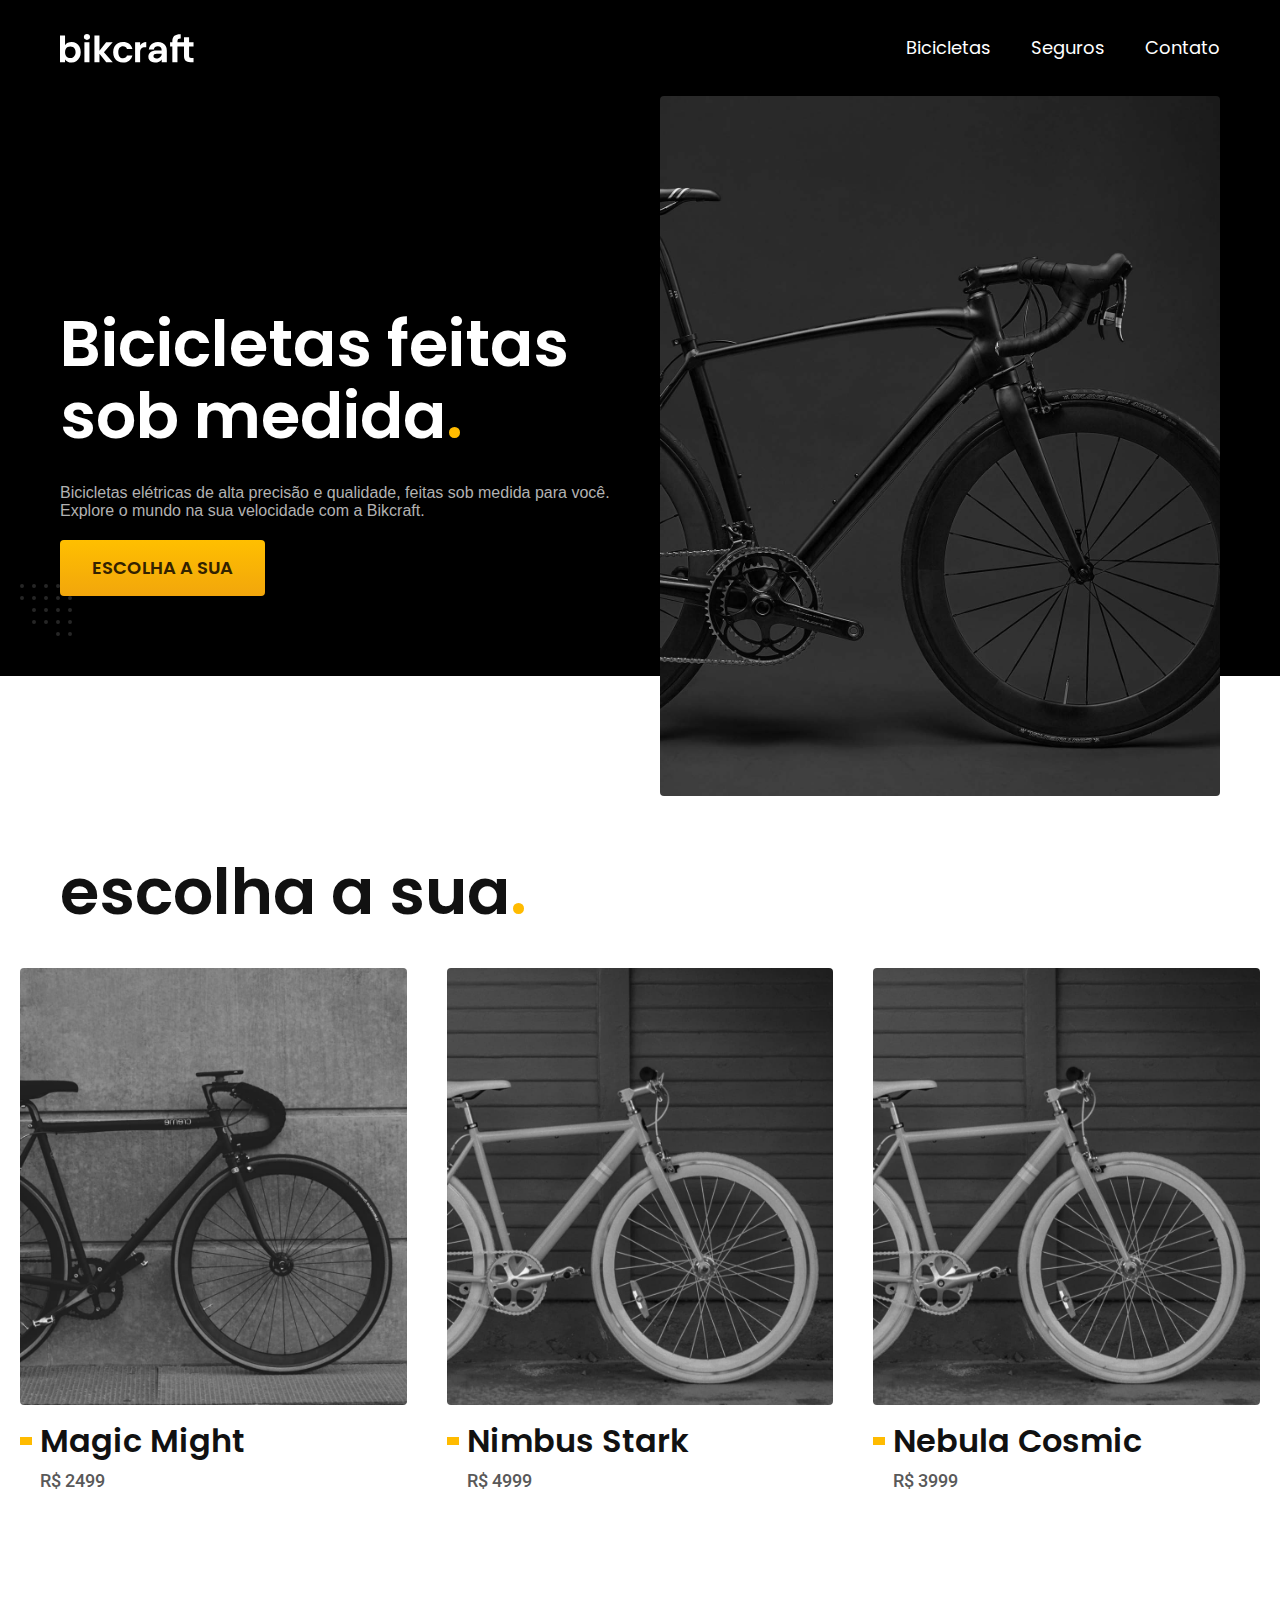
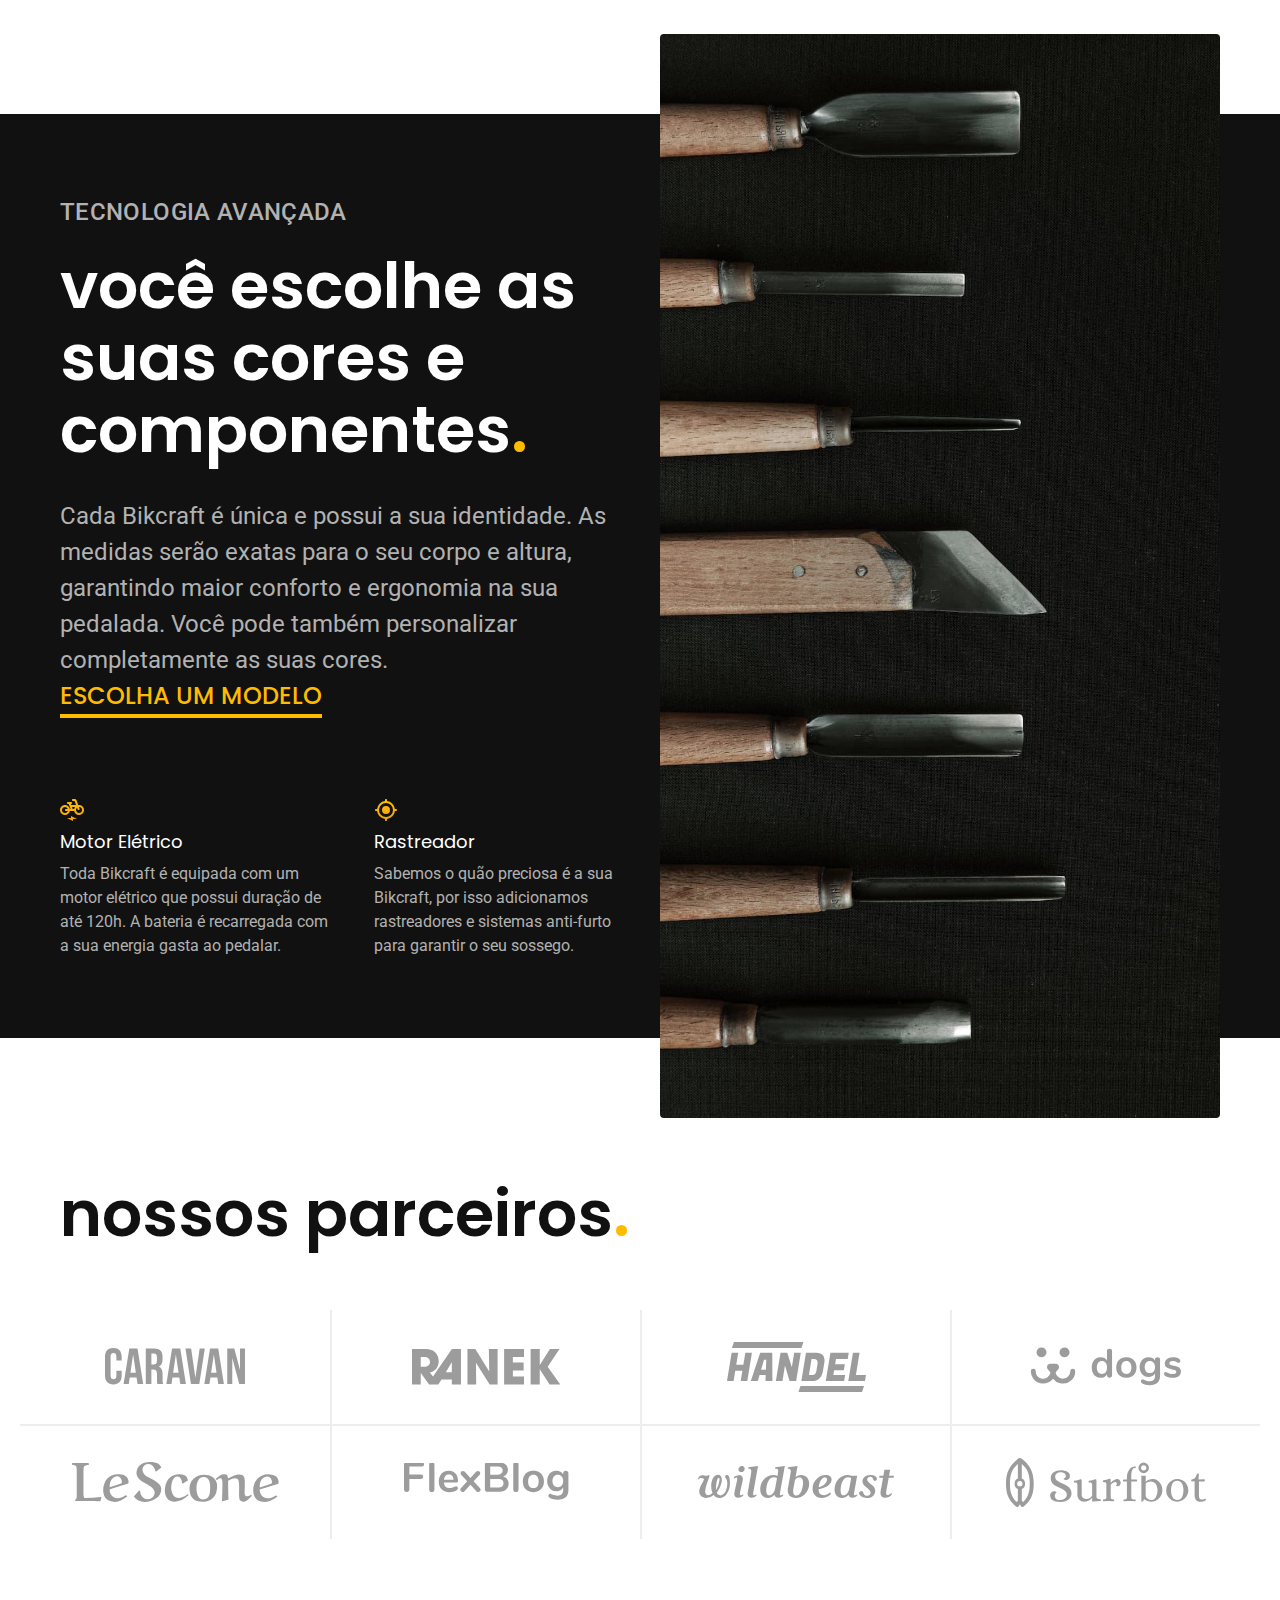
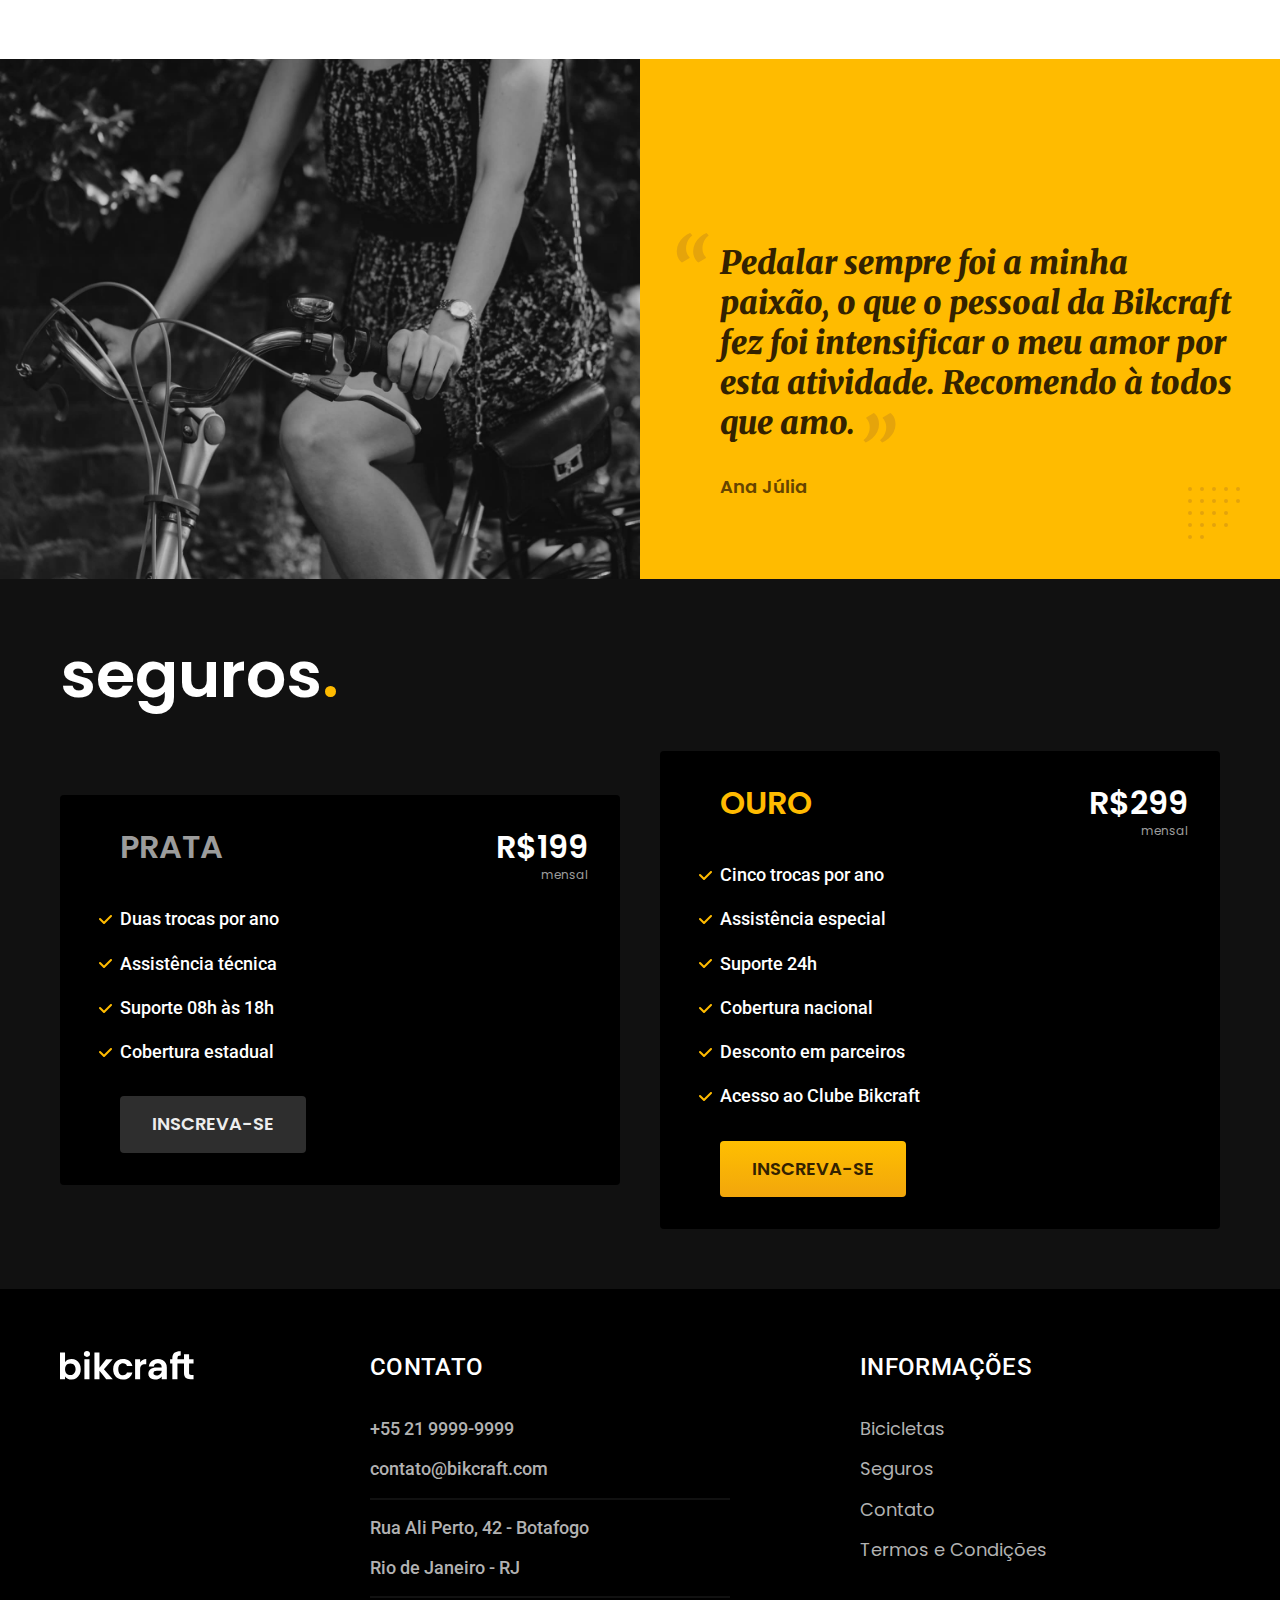
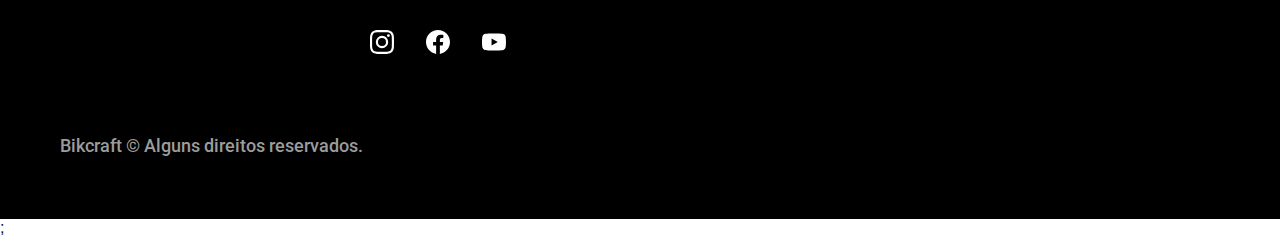
<file: index.html>
<!DOCTYPE html>

<html lang="pt-br">

<head>
  <meta charset="UTF-8">
  <meta name="viewport" content="width=device-width, initial-scale=1.0">
  <title>Bikcraft - Bicicletas Elétricas</title>
  <meta name="description" content="Bicicletas elétricas de alta precisão e qualidade, feitas sob medida para você. Explore o mundo na sua velocidade com a Bikcraft.">

  <link rel="icon" href="./favicon.svg" type="image/svg+xml">
  <link rel="preload" href="./css/style.min.css
" as="style">

  <link rel="stylesheet" href="./css/style.min.css
">
  <link rel="preconnect" href="https://fonts.googleapis.com">
  <link rel="preconnect" href="https://fonts.gstatic.com" crossorigin>
  <link href="https://fonts.googleapis.com/css2?family=Merriweather:ital,wght@1,900&family=Poppins:wght@400;600&family=Roboto:wght@400;500&display=swap" rel="stylesheet">

  <script>document.documentElement.classList.add('js');</script>
</head>


<body>
  <header class="header-bg">
    <div class="header container">
      <a href="./"> <img src="./img/bikcraft.svg" width="136" height="32" alt="Bikcraft"></a>
      <nav aria-label="primaria"></nav>
      <ul class="header-menu font-1-m cor-0">
        <li><a href="./bicicletas.html">Bicicletas</a></li>
        <li><a href="./seguros.html">Seguros</a></li>
        <li><a href="./contato.html">Contato</a></li>
      </ul>
    </div>
  </header>
  <main class="introducao-bg">
    <div class="introducao container">
      <div class="introducao-conteudo">
        <h1 class="font-1-xxl cor-0 .fadeInDown" data-anime="200">Bicicletas feitas sob medida<span class="cor-p1">.</span></h1>
        <p class=".font-2-l cor-5 .fadeInDown" data-anime="400">Bicicletas elétricas de alta precisão e qualidade, feitas sob medida para você. Explore o mundo na sua velocidade com a Bikcraft.</p>
        <a class="botao .fadeInDown" data-anime="600" href="./bicicletas.html">Escolha a sua</a>
      </div>
      <picture data-anime="800" class=".fadeInDown">
        <source media="(max-width: 800px)" srcset="./img/bicicletas/nimbus.jpg">
        <img src="./img/fotos/introducao.jpg" width="1280" height="1600" alt="Bicicleta elétrica preta">
      </picture>
    </div>

  </main>
  <article class="bicicletas-lista">
    <h2 class="container font-1-xxl">escolha a sua<span class="cor-p1">.</span></h2>
    <ul>
      <li>
        <a href="./bicicletas/magic.html">
          <img src="./img/bicicletas/magic-home.jpg" width="920" height="1040" alt="Bicicleta Preta">
          <h3 class="font-1-xl">Magic Might</h3>
          <span class="font-2-m cor-8">R$ 2499</span>
        </a>
      </li>
      <li>
        <a href="./bicicletas/nimbus.html">
          <img src="./img/bicicletas/nebula-home.jpg" width="920" height="1040" alt="Bicicleta Preta">
          <h3 class="font-1-xl">Nimbus Stark</h3>
          <span class="font-2-m cor-8">R$ 4999</span>
        </a>
      </li>
      <li>
        <a href="./bicicletas/nebula.html">
          <img src="./img/bicicletas/nebula-home.jpg" width="920" height="1040" alt="Bicicleta Preta">
          <h3 class="font-1-xl">Nebula Cosmic</h3>
          <span class="font-2-m cor-8">R$ 3999</span>
        </a>
      </li>
    </ul>
  </article>

  <article class="tecnologia-bg">
    <div class="tecnologia container">
      <div class="tecnologia-conteudo">
        <span class="font-2-l-b cor-5">Tecnologia Avançada</span>
        <h2 class="font-1-xxl cor-0">você escolhe as suas cores e componentes<span class="cor-p1">.</span></h2>
        <p class="font-2-l cor-5">Cada Bikcraft é única e possui a sua identidade. As medidas serão exatas para o seu corpo e altura, garantindo maior conforto e ergonomia na sua pedalada. Você pode também personalizar completamente as suas cores.</p>
        <a class="link" href=".bicicletas.html">Escolha um modelo</a>
        <div class="tecnologia-vantagens">
          <div>
            <img src="./img/icones/eletrica.svg" width="24" height="32" alt="">
            <h3 class="font-1-m cor-0">Motor Elétrico</h3>
            <p class="font-2-s cor-5">Toda Bikcraft é equipada com um motor elétrico que possui duração de até 120h. A bateria é recarregada com a sua energia gasta ao pedalar.</p>
          </div>
          <div>
            <img src="./img/icones/rastreador.svg" width="24" height="32" alt="">
            <h3 class="font-1-m cor-0">Rastreador</h3>
            <p class="font-2-s cor-5">Sabemos o quão preciosa é a sua Bikcraft, por isso adicionamos rastreadores e sistemas anti-furto para garantir o seu sossego.</p>
          </div>
        </div>
      </div>
      <div class="tecnologia-imagem">
        <img src="./img/fotos/tecnologia.jpg" width="1200" height="1920" alt="">
      </div>

    </div>
  </article>
  <section class="parceiros" aria-label="Nossos Parceiros">
    <h2 class="container font-1-xxl">nossos parceiros<span class="cor-p1">.</span></h2>
    <ul>
      <li><img src="./img/parceiros/caravan.svg" width="140" height="38" alt="caravan"></li>
      <li><img src="./img/parceiros/ranek.svg" width="149" height="36" alt="ranek"></li>
      <li><img src="./img/parceiros/handel.svg" width="139" height="50" alt="handel"></li>
      <li><img src="./img/parceiros/dogs.svg" width="152" height="39" alt="dogs"></li>
      <li><img src="./img/parceiros/lescone.svg" width="208" height="41" alt="lescone"></li>
      <li><img src="./img/parceiros/flexblog.svg" width="165" height="38" alt="flexblog"></li>
      <li><img src="./img/parceiros/wildbeast.svg" width="196" height="34" alt="wildbeast"></li>
      <li><img src="./img/parceiros/surfbot.svg" width="200" height="49" alt="surfbot"></li>
    </ul>
  </section>

  <section class="depoimento" aria-label="Depoimento">
    <div>
      <img src="./img/fotos/depoimento.jpg" width="1560" height="1360" alt="Pessoa pedalando uma bicicleta Bikcraft">
    </div>
    <div class="depoimento-conteudo">
      <blockquote class="font-1-xl cor-p5">
        <p>Pedalar sempre foi a minha paixão, o que o pessoal da Bikcraft fez foi intensificar o meu amor por esta atividade. Recomendo à todos que amo.</p>
      </blockquote>
      <span class="font-1-m-b cor-p4">Ana Júlia</span>
    </div>
  </section>

  <article class="seguros-bg">
    <div class="seguros container">
      <h2 class="font-1-xxl cor-0">seguros<span class="cor-p1">.</span></h2>
      <div class="seguros-item">
        <h3 class="font-1-xl cor-6">PRATA</h3>
        <span class="font-1-xl cor-0">R$199 <span class="font-1-xs cor-6">mensal</span> </span>
        <ul class="font-2-m cor-0">
          <li>Duas trocas por ano</li>
          <li>Assistência técnica</li>
          <li>Suporte 08h às 18h</li>
          <li>Cobertura estadual</li>
        </ul>
        <a class="botao secundario" href="./orcamento.html?tipo=seguro&produto=prata">Inscreva-se</a>
      </div>
      <div class="seguros-item">
        <h3 class="font-1-xl cor-p1">OURO</h3>
        <span class="font-1-xl cor-0">R$299 <span class="font-1-xs cor-6">mensal</span> </span>
        <ul class="font-2-m cor-0">
          <li>Cinco trocas por ano</li>
          <li>Assistência especial</li>
          <li>Suporte 24h</li>
          <li>Cobertura nacional</li>
          <li>Desconto em parceiros</li>
          <li>Acesso ao Clube Bikcraft</li>
        </ul>
        <a class="botao" href="./orcamento.html?tipo=seguro&produto=ouro">Inscreva-se</a>
      </div>
    </div>
  </article>

  <footer class="footer-bg">
    <div class="footer container">
      <img src="./img/bikcraft.svg" width="136" height="32" alt="Bikcraft">
      <div class="footer-contato">
        <h3 class="font-2-l-b cor-0">Contato</h3>
        <ul class="font-2-m cor-5">
          <li><a href="tel:+552199999999">+55 21 9999-9999</a></li>
          <li><a href="mailto:contato@bikcraft.com">contato@bikcraft.com</a></li>
          <li>Rua Ali Perto, 42 - Botafogo</li>
          <li>Rio de Janeiro - RJ</li>
        </ul>
        <div class="footer-redes">
          <a href="./">
            <img src="./img/redes/instagram.svg" width="24" height="32" alt="Instagram">
          </a>
          <a href="./">
            <img src="./img/redes/facebook.svg" width="24" height="32" alt="Facebook">
          </a>
          <a href="./">
            <img src="./img/redes/youtube.svg" width="24" height="32" alt="Youtube">
          </a>
        </div>
      </div>
      <div class="footer-informacoes">
        <h3 class="font-2-l-b cor-0">Informações</h3>
        <nav>
          <ul class="font-1-m cor-5">
            <li><a href="./bicicletas.html">Bicicletas</a></li>
            <li><a href="./seguros.html">Seguros</a></li>
            <li><a href="./contato.html">Contato</a></li>
            <li><a href="./termos.html">Termos e Condições</a></li>
          </ul>
        </nav>
      </div>
      <p class="footer-copy font-2-m cor-6">Bikcraft © Alguns direitos reservados.</p>
    </div>
  </footer>
  <script src="./js/plugins/simple-anime.js"></script>;
  <script src="./js/script.js"></script>
</body>

</html>
</file>
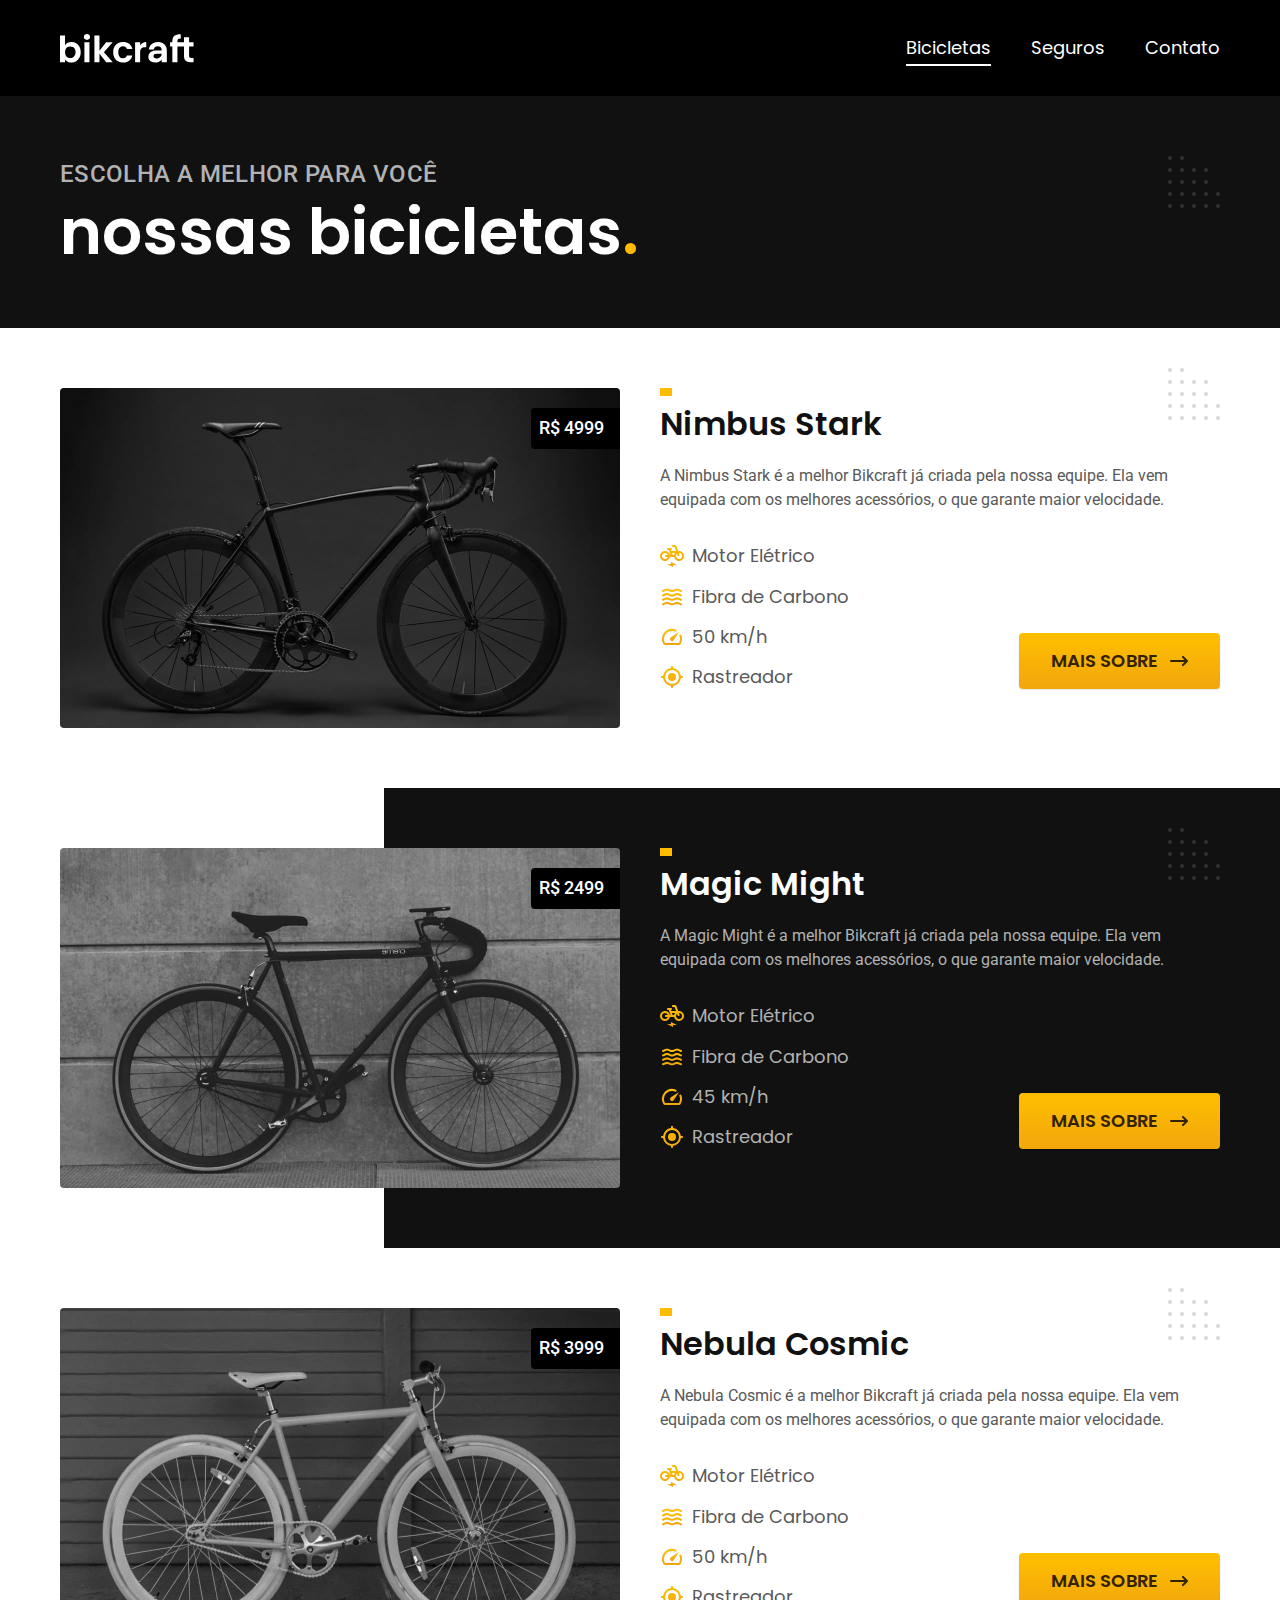
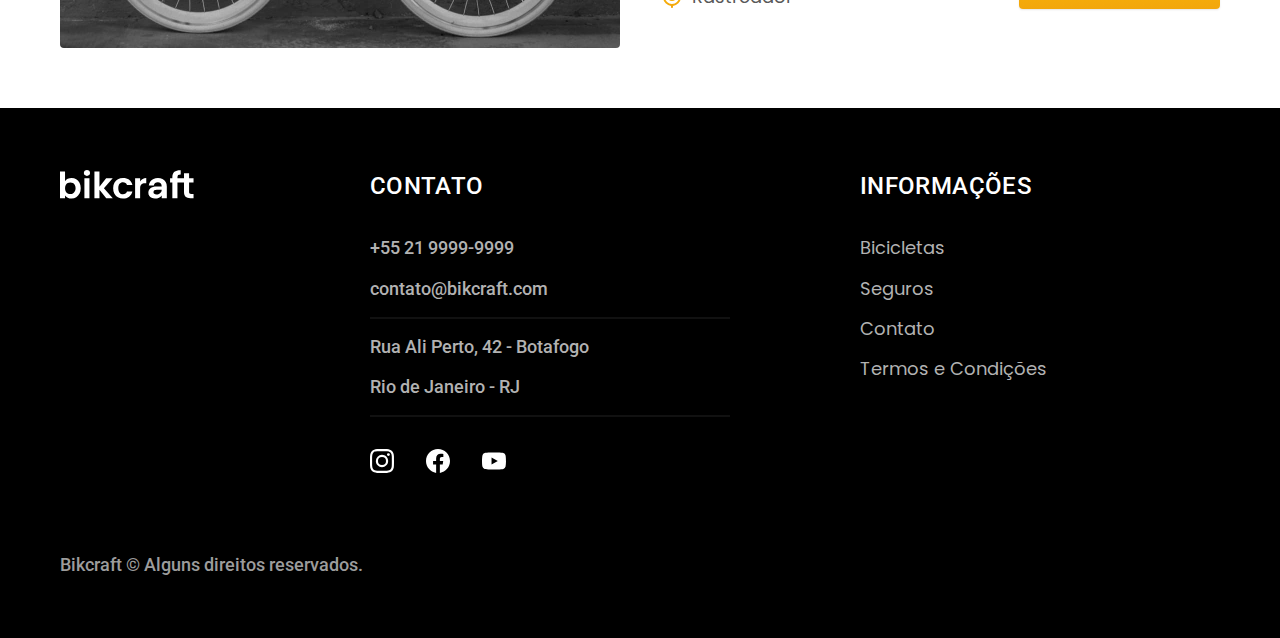
<file: bicicletas.html>
<!DOCTYPE html>

<html lang="pt-br">

<head>
  <meta charset="UTF-8">
  <meta name="viewport" content="width=device-width, initial-scale=1.0">
  <title> Bicicletas | Bikcraft</title>
  <meta name="description" content="Bicicletas">
  <link rel="icon" href="./favicon.svg" type="image/svg+xml">
  <link rel="preload" href="./css/style.min.css
" as="style">

  <link rel="stylesheet" href="./css/style.min.css
">
  <link rel="preconnect" href="https://fonts.googleapis.com">
  <link rel="preconnect" href="https://fonts.gstatic.com" crossorigin>
  <link href="https://fonts.googleapis.com/css2?family=Merriweather:ital,wght@1,900&family=Poppins:wght@400;600&family=Roboto:wght@400;500&display=swap" rel="stylesheet">
  <script>document.documentElement.classList.add('js');</script>
</head>


<body id="bicicletas">
  <header class="header-bg">
    <div class="header container">
      <a href="./"> <img src="./img/bikcraft.svg" width="136" height="32" alt="Bikcraft"></a>
      <nav aria-label="primaria"></nav>
      <ul class="header-menu font-1-m cor-0">
        <li><a href="./bicicletas.html">Bicicletas</a></li>
        <li><a href="./seguros.html">Seguros</a></li>
        <li><a href="./contato.html">Contato</a></li>
      </ul>
    </div>
  </header>

  <main>
    <div class="titulo-bg">
      <div class="titulo container">
        <p class="font-2-l-b cor-5">Escolha a melhor para você</p>
        <h1 class="font-1-xxl cor-0">nossas bicicletas<span class="cor-p1">.</span></h1>
      </div>
    </div>
    <div class="bicicletas container">
      <div class="bicicletas-imagem">
        <img src="./img/bicicletas/nimbus.jpg" width="1120" height="680" alt="Bicicleta preta">
        <span class="font-2-m cor-0">R$ 4999</span>
      </div>
      <div class="bicicletas-conteudo">
        <h2 class="font-1-xl">Nimbus Stark</h2>
        <p class="font-2-s cor-8">A Nimbus Stark é a melhor Bikcraft já criada pela nossa equipe. Ela vem equipada com os melhores acessórios, o que garante maior velocidade.</p>
        <ul class="font-1-m cor-8">
          <li>
            <img src="./img/icones/eletrica.svg" width="24" height="32" alt="">
            Motor Elétrico
          </li>
          <li>
            <img src="./img/icones/carbono.svg" width="24" height="32" alt="">
            Fibra de Carbono
          </li>
          <li>
            <img src="./img/icones/velocidade.svg" width="24" height="32" alt="">
            50 km/h
          </li>
          <li>
            <img src="./img/icones/rastreador.svg" width="24" height="32" alt="">
            Rastreador
          </li>
        </ul>
        <a class="botao seta" href="./bicicletas/nimbus.html">Mais Sobre</a>
      </div>
    </div>
    <div class="bicicletas-bg">
      <div class="bicicletas container">
        <div class="bicicletas-imagem">
          <img src="./img/bicicletas/magic.jpg" width="1120" height="680" alt="Bicicleta preta">
          <span class="font-2-m cor-0">R$ 2499</span>
        </div>
        <div class="bicicletas-conteudo">
          <h2 class="font-1-xl cor-0">Magic Might</h2>
          <p class="font-2-s cor-5">A Magic Might é a melhor Bikcraft já criada pela nossa equipe. Ela vem equipada com os melhores acessórios, o que garante maior velocidade.</p>
          <ul class="font-1-m cor-5">
            <li>
              <img src="./img/icones/eletrica.svg" width="24" height="32" alt="">
              Motor Elétrico
            </li>
            <li>
              <img src="./img/icones/carbono.svg" width="24" height="32" alt="">
              Fibra de Carbono
            </li>
            <li>
              <img src="./img/icones/velocidade.svg" width="24" height="32" alt="">
              45 km/h
            </li>
            <li>
              <img src="./img/icones/rastreador.svg" width="24" height="32" alt="">
              Rastreador
            </li>
          </ul>
          <a class="botao seta" href="./bicicletas/magic.html">Mais Sobre</a>
        </div>
      </div>
    </div>
    <div class="bicicletas container">
      <div class="bicicletas-imagem">
        <img src="./img/bicicletas/nebula.jpg" width="1120" height="680" alt="Bicicleta preta">
        <span class="font-2-m cor-0">R$ 3999</span>
      </div>
      <div class="bicicletas-conteudo">
        <h2 class="font-1-xl">Nebula Cosmic</h2>
        <p class="font-2-s cor-8">A Nebula Cosmic é a melhor Bikcraft já criada pela nossa equipe. Ela vem equipada com os melhores acessórios, o que garante maior velocidade.</p>
        <ul class="font-1-m cor-8">
          <li>
            <img src="./img/icones/eletrica.svg" width="24" height="32" alt="">
            Motor Elétrico
          </li>
          <li>
            <img src="./img/icones/carbono.svg" width="24" height="32" alt="">
            Fibra de Carbono
          </li>
          <li>
            <img src="./img/icones/velocidade.svg" width="24" height="32" alt="">
            50 km/h
          </li>
          <li>
            <img src="./img/icones/rastreador.svg" width="24" height="32" alt="">
            Rastreador
          </li>
        </ul>
        <a class="botao seta" href="./bicicletas/nebula.html">Mais Sobre</a>
      </div>
    </div>
  </main>

  <footer class="footer-bg">
    <div class="footer container">
      <img src="./img/bikcraft.svg" width="136" height="32" alt="Bikcraft">
      <div class="footer-contato">
        <h3 class="font-2-l-b cor-0">Contato</h3>
        <ul class="font-2-m cor-5">
          <li><a href="tel:+552199999999">+55 21 9999-9999</a></li>
          <li><a href="mailto:contato@bikcraft.com">contato@bikcraft.com</a></li>
          <li>Rua Ali Perto, 42 - Botafogo</li>
          <li>Rio de Janeiro - RJ</li>
        </ul>
        <div class="footer-redes">
          <a href="./">
            <img src="./img/redes/instagram.svg" width="24" height="32" alt="Instagram">
          </a>
          <a href="./">
            <img src="./img/redes/facebook.svg" width="24" height="32" alt="Facebook">
          </a>
          <a href="./">
            <img src="./img/redes/youtube.svg" width="24" height="32" alt="Youtube">
          </a>
        </div>
      </div>
      <div class="footer-informacoes">
        <h3 class="font-2-l-b cor-0">Informações</h3>
        <nav>
          <ul class="font-1-m cor-5">
            <li><a href="./bicicletas.html">Bicicletas</a></li>
            <li><a href="./seguros.html">Seguros</a></li>
            <li><a href="./contato.html">Contato</a></li>
            <li><a href="./termos.html">Termos e Condições</a></li>
          </ul>
        </nav>
      </div>
      <p class="footer-copy font-2-m cor-6">Bikcraft © Alguns direitos reservados.</p>
    </div>
  </footer>
  <script src="./js/script.js"></script>
</body>

</html>
</file>
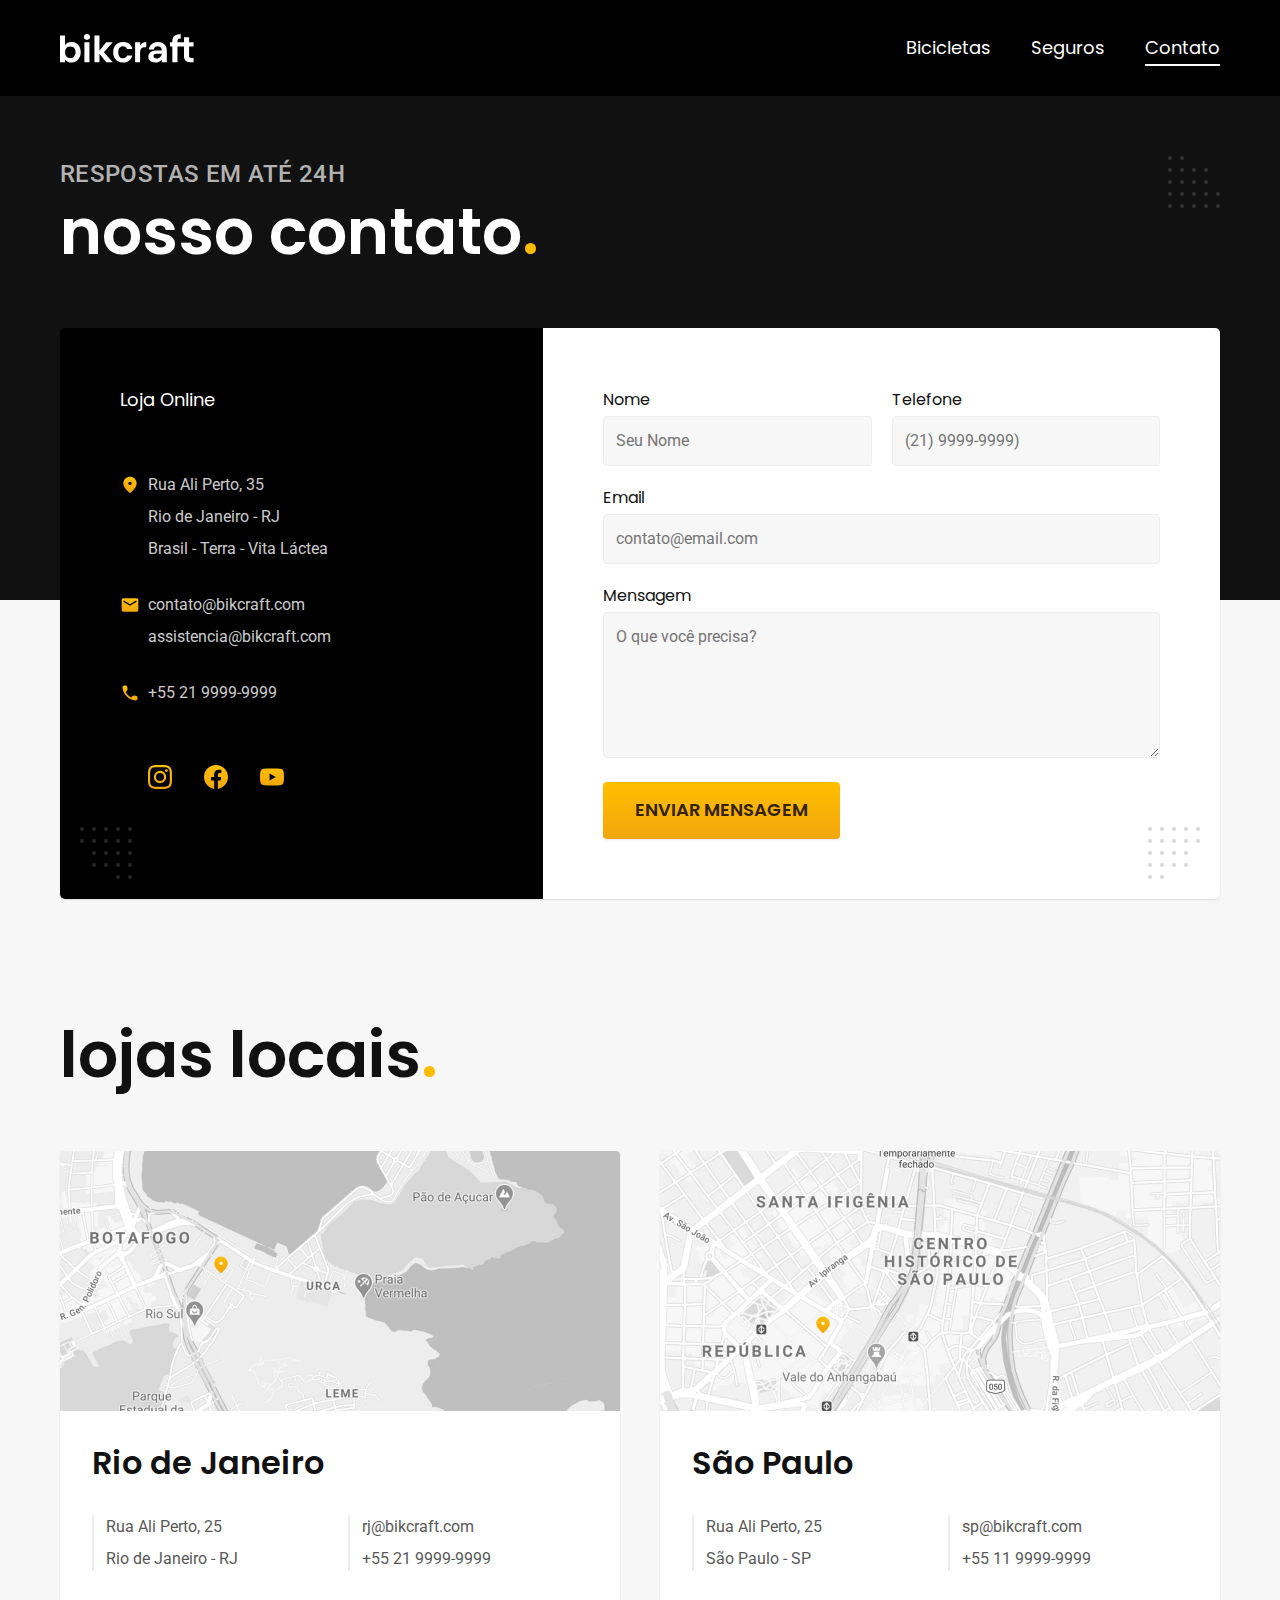
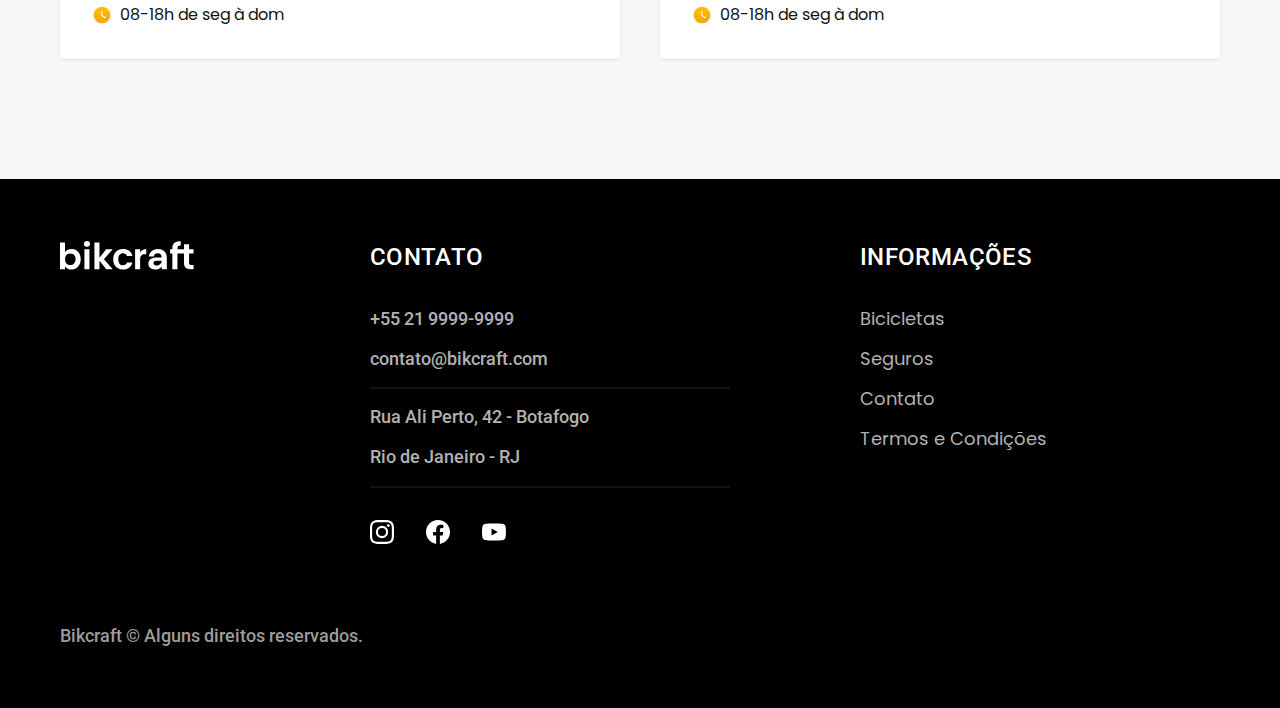
<file: contato.html>
<!DOCTYPE html>

<html lang="pt-br">

<head>
  <meta charset="UTF-8">
  <meta name="viewport" content="width=device-width, initial-scale=1.0">
  <title> Contato | Bikcraft</title>
  <meta name="description" content="Contato">
  <link rel="icon" href="./favicon.svg" type="image/svg+xml">
  <link rel="preload" href="./css/style.min.css
" as="style">

  <link rel="stylesheet" href="./css/style.min.css
">
  <link rel="preconnect" href="https://fonts.googleapis.com">
  <link rel="preconnect" href="https://fonts.gstatic.com" crossorigin>
  <link href="https://fonts.googleapis.com/css2?family=Merriweather:ital,wght@1,900&family=Poppins:wght@400;600&family=Roboto:wght@400;500&display=swap" rel="stylesheet">
  <script>document.documentElement.classList.add('js');</script>
</head>


<body id="contato">
  <header class="header-bg">
    <div class="header container">
      <a href="./"> <img src="./img/bikcraft.svg" width="136" height="32" alt="Bikcraft"></a>
      <nav aria-label="primaria"></nav>
      <ul class="header-menu font-1-m cor-0">
        <li><a href="./bicicletas.html">Bicicletas</a></li>
        <li><a href="./seguros.html">Seguros</a></li>
        <li><a href="./contato.html">Contato</a></li>
      </ul>
    </div>
  </header>

  <main>
    <div class="titulo-bg">
      <div class="titulo container">
        <p class="font-2-l-b cor-5">Respostas em até 24h</p>
        <h1 class="font-1-xxl cor-0">nosso contato<span class="cor-p1">.</span></h1>
      </div>
    </div>

    <div class="contato container">
      <section class="contato-dados" aria-label="Endereço">
        <h2 class="font-1-m cor-0">Loja Online</h2>
        <div class="contato-endereco font-2-s cor-4">
          <p>Rua Ali Perto, 35</p>
          <p>Rio de Janeiro - RJ</p>
          <p>Brasil - Terra - Vita Láctea</p>
        </div>
        <address class="contato-meios font-2-s cor-4">
          <a href="mailto:contato@bikcraft.com">contato@bikcraft.com</a>
          <a href="mailto:assistencia@bikcraft.com">assistencia@bikcraft.com</a>
          <a href="tel:+552199999999">+55 21 9999-9999</a>
        </address>
        <div class="contato-redes">
          <a href="./">
            <img src="./img/redes/instagram-p.svg" width="24" height="32" alt="Instagram">
          </a>
          <a href="./">
            <img src="./img/redes/facebook-p.svg" width="24" height="32" alt="Facebook">
          </a>
          <a href="./">
            <img src="./img/redes/youtube-p.svg" width="24" height="32" alt="Youtube">
          </a>
        </div>
      </section>
      <section class="contato-formulario" aria-label="Formulário">
        <form class="form" action="./contato.html">
          <div>
            <label for="nome">Nome</label>
            <input type="text" id="nome" name="nome" placeholder="Seu Nome">
          </div>
          <div>
            <label for="telefone">Telefone</label>
            <input type="text" id="telefone" name="telefone" placeholder="(21) 9999-9999)">
          </div>
          <div class="col-2">
            <label for="email">Email</label>
            <input type="email" id="email" name="email" placeholder="contato@email.com">
          </div>
          <div class="col-2">
            <label for="mensagem">Mensagem</label>
            <textarea name="mensagem" id="mensagem" rows="5" placeholder="O que você precisa?"></textarea>
          </div>
          <button class="botao col-2">Enviar Mensagem</button>
        </form>
      </section>
    </div>
  </main>

  <article class="lojas container">
    <h2 class="font-1-xxl">lojas locais<span class="cor-p1">.</span></h2>
    <div class="lojas-item">
      <img src="./img/lojas/rj.jpg" width="1120" height="520" alt="mapa marcando o endereço em Rua Ali Preto, 25 - Rio de Janeiro - RJ">
      <div class="lojas-conteudo">
        <h3 class="font-1-xl">Rio de Janeiro</h3>
        <div class="lojas-dados font-2-s cor-8">
          <p>Rua Ali Perto, 25</p>
          <p>Rio de Janeiro - RJ</p>
        </div>
        <div class="lojas-dados font-2-s cor-8">
          <a href="mailto:rj@bikcraft.com">rj@bikcraft.com</a>
          <a href="tel:+552199999999">+55 21 9999-9999</a>
        </div>
        <p class="lojas-tempo font-1-s"> <img src="./img/icones/horario.svg" width="20" height="20" alt=""> 08-18h de seg à dom</p>
      </div>
    </div>
    <div class="lojas-item">
      <img src="./img/lojas/sp.jpg" width="1120" height="520" alt="mapa marcando o endereço em Rua Ali Preto, 25 - São Paulo - SP">
      <div class="lojas-conteudo">
        <h3 class="font-1-xl">São Paulo</h3>
        <div class="lojas-dados font-2-s cor-8">
          <p>Rua Ali Perto, 25</p>
          <p>São Paulo - SP</p>
        </div>
        <div class="lojas-dados font-2-s cor-8">
          <a href="mailto:sp@bikcraft.com">sp@bikcraft.com</a>
          <a href="tel:+551199999999">+55 11 9999-9999</a>
        </div>
        <p class="lojas-tempo font-1-s"> <img src="./img/icones/horario.svg" width="20" height="20" alt=""> 08-18h de seg à dom</p>
      </div>
    </div>
  </article>

  <footer class="footer-bg">
    <div class="footer container">
      <img src="./img/bikcraft.svg" width="136" height="32" alt="Bikcraft">
      <div class="footer-contato">
        <h3 class="font-2-l-b cor-0">Contato</h3>
        <ul class="font-2-m cor-5">
          <li><a href="tel:+552199999999">+55 21 9999-9999</a></li>
          <li><a href="mailto:contato@bikcraft.com">contato@bikcraft.com</a></li>
          <li>Rua Ali Perto, 42 - Botafogo</li>
          <li>Rio de Janeiro - RJ</li>
        </ul>
        <div class="footer-redes">
          <a href="./">
            <img src="./img/redes/instagram.svg" width="24" height="32" alt="Instagram">
          </a>
          <a href="./">
            <img src="./img/redes/facebook.svg" width="24" height="32" alt="Facebook">
          </a>
          <a href="./">
            <img src="./img/redes/youtube.svg" width="24" height="32" alt="Youtube">
          </a>
        </div>
      </div>
      <div class="footer-informacoes">
        <h3 class="font-2-l-b cor-0">Informações</h3>
        <nav>
          <ul class="font-1-m cor-5">
            <li><a href="./bicicletas.html">Bicicletas</a></li>
            <li><a href="./seguros.html">Seguros</a></li>
            <li><a href="./contato.html">Contato</a></li>
            <li><a href="./termos.html">Termos e Condições</a></li>
          </ul>
        </nav>
      </div>
      <p class="footer-copy font-2-m cor-6">Bikcraft © Alguns direitos reservados.</p>
    </div>
  </footer>
  <script src="./js/script.js"></script>
</body>

</html>
</file>
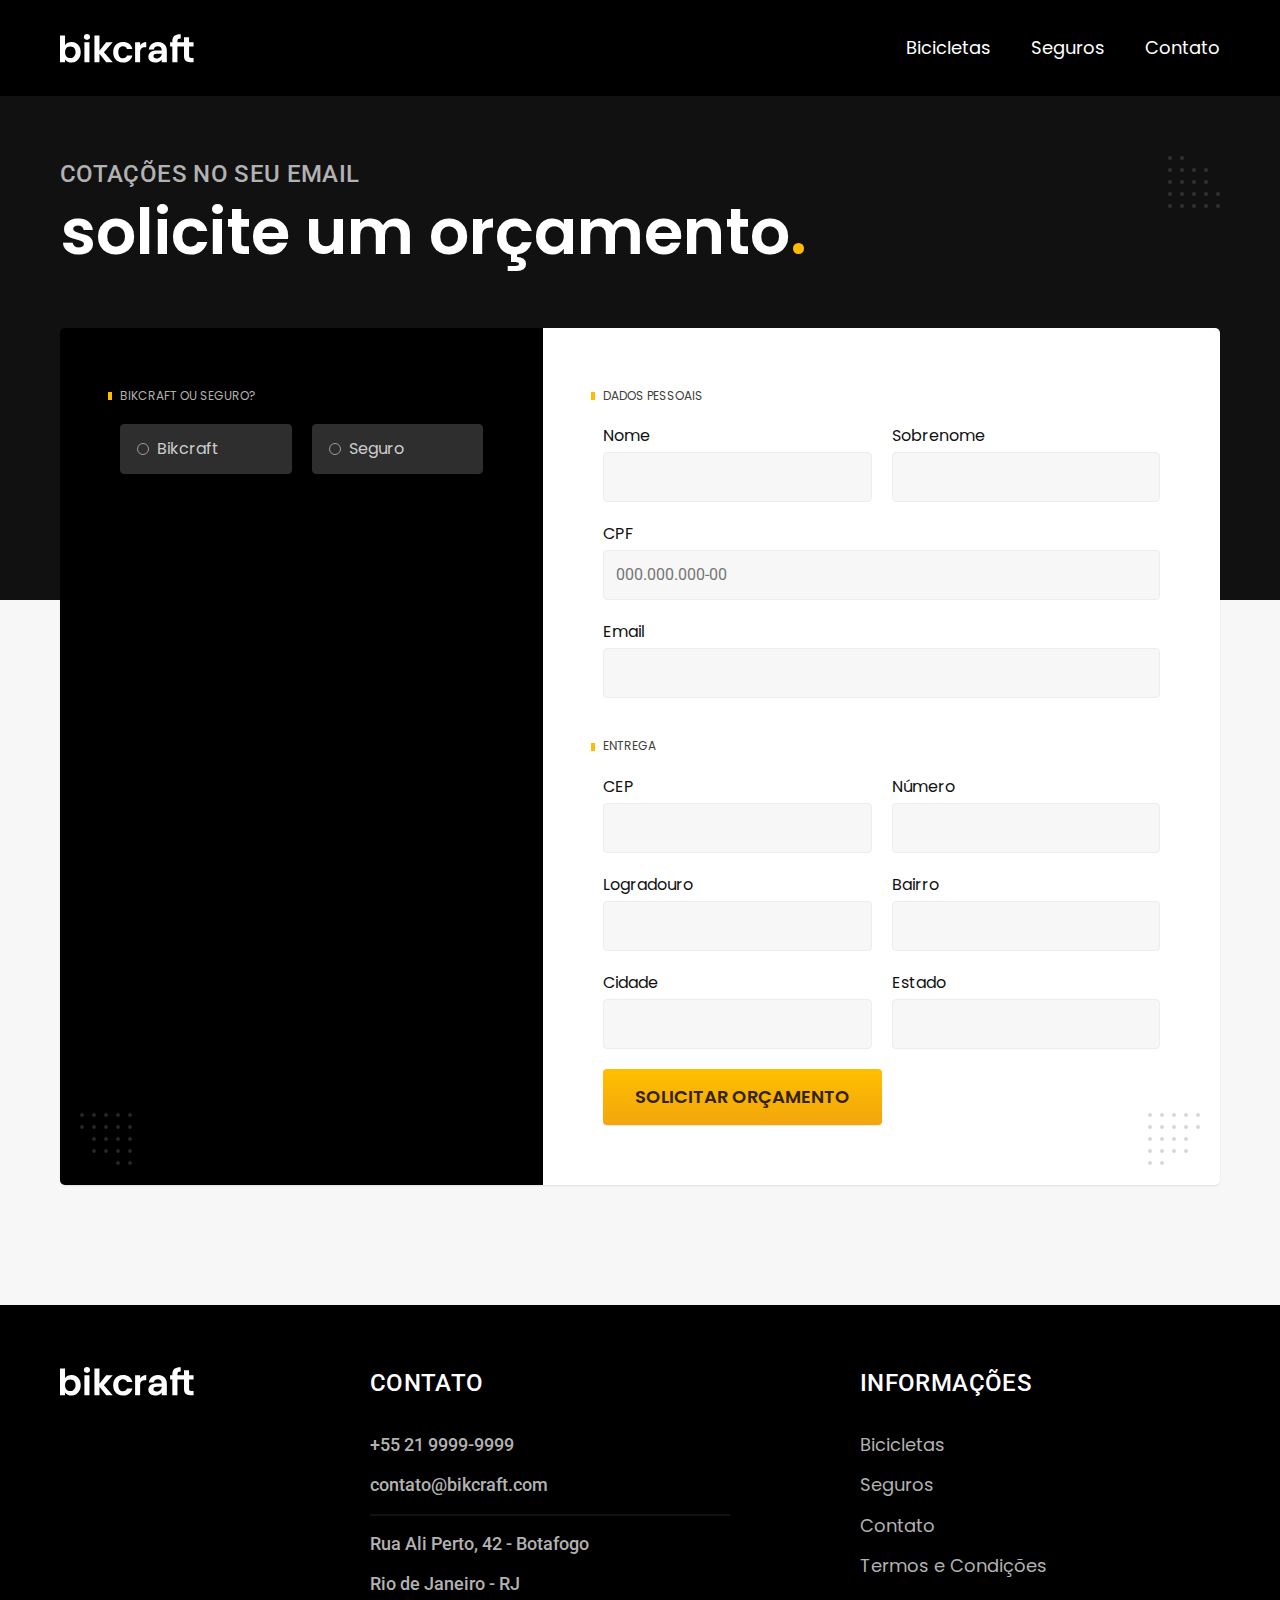
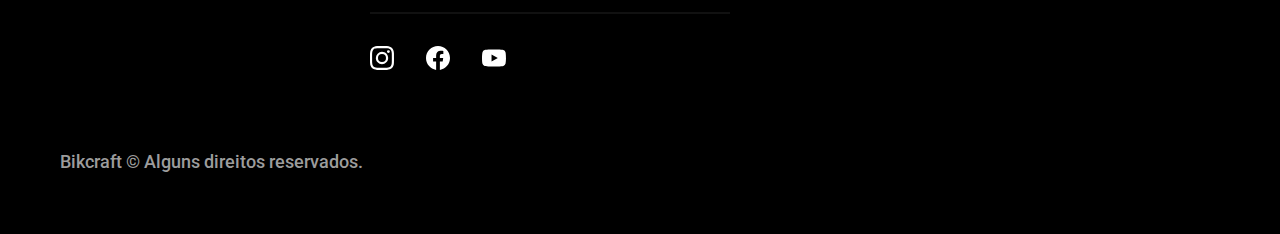
<file: orcamento.html>
<!DOCTYPE html>

<html lang="pt-br">

<head>
  <meta charset="UTF-8">
  <meta name="viewport" content="width=device-width, initial-scale=1.0">
  <title> Orçamento | Bikcraft</title>
  <meta name="description" content="Orçamento">
  <link rel="icon" href="./favicon.svg" type="image/svg+xml">
  <link rel="preload" href="./css/style.min.css
" as="style">

  <link rel="stylesheet" href="./css/style.min.css
">
  <link rel="preconnect" href="https://fonts.googleapis.com">
  <link rel="preconnect" href="https://fonts.gstatic.com" crossorigin>
  <link href="https://fonts.googleapis.com/css2?family=Merriweather:ital,wght@1,900&family=Poppins:wght@400;600&family=Roboto:wght@400;500&display=swap" rel="stylesheet">
  <script>document.documentElement.classList.add('js');</script>
</head>


<body id="orcamento">
  <header class="header-bg">
    <div class="header container">
      <a href="./"> <img src="./img/bikcraft.svg" width="136" height="32" alt="Bikcraft"></a>
      <nav aria-label="primaria"></nav>
      <ul class="header-menu font-1-m cor-0">
        <li><a href="./bicicletas.html">Bicicletas</a></li>
        <li><a href="./seguros.html">Seguros</a></li>
        <li><a href="./contato.html">Contato</a></li>
      </ul>
    </div>
  </header>

  <main>
    <div class="titulo-bg">
      <div class="titulo container">
        <p class="font-2-l-b cor-5">Cotações no seu email</p>
        <h1 class="font-1-xxl cor-0"> solicite um orçamento<span class="cor-p1">.</span></h1>
      </div>
    </div>

    <form class="orcamento container" action="./">
      <div class="orcamento-produto">
        <h2 class="font-1-xs cor-5">Bikcraft ou Seguro?</h2>
        <input type="radio" name="tipo" value="bikcraft" id="bikcraft">
        <label for="bikcraft">Bikcraft</label>

        <input type="radio" name="tipo" value="seguro" id="seguro">
        <label for="seguro">Seguro</label>

        <div class="orcamento-conteudo" id="orcamento-bikcraft">
          <h2 class="font-1-xs cor-5">Escolha a sua</h2>

          <input type="radio" name="produto" value="nimbus" id="nimbus">
          <label for="nimbus">Nimbus Stark <span>R$ 4999</span></label>
          <div class="orcamento-detalhes">
            <ul class="font-1-xs cor-8">
              <li><img src="./img/icones/eletrica.svg" width="24" height="32" alt="">Motor Elétrico</li>
              <li><img src="./img/icones/carbono.svg" width="24" height="32" alt="">Fibra de Carbono</li>
              <li><img src="./img/icones/velocidade.svg" width="24" height="32" alt="">50 km/h</li>
              <li><img src="./img/icones/rastreador.svg" width="24" height="32" alt="">Rastreador</li>
            </ul>
            <img src="./img/bicicletas/nimbus.jpg" alt="Bicicleta preta">
          </div>
          <input type="radio" name="produto" value="magic" id="magic">
          <label for="magic">Magic Might<span>R$ 2499</span></label>
          <div class="orcamento-detalhes">
            <ul class="font-1-xs cor-8">
              <li><img src="./img/icones/eletrica.svg" width="24" height="32" alt="">Motor Elétrico</li>
              <li><img src="./img/icones/carbono.svg" width="24" height="32" alt="">Fibra de Carbono</li>
              <li><img src="./img/icones/velocidade.svg" width="24" height="32" alt="">45 km/h</li>
              <li><img src="./img/icones/rastreador.svg" width="24" height="32" alt="">Rastreador</li>
            </ul>
            <img src="./img/bicicletas/magic.jpg" width="1120" height="680" alt="Bicicleta preta">
          </div>
          <input type="radio" name="produto" value="nebula" id="nebula">
          <label for="nebula">Nebula Cosmic<span>R$ 3999</span></label>
          <div class="orcamento-detalhes">
            <ul class="font-1-xs cor-8">
              <li><img src="./img/icones/eletrica.svg" width="24" height="32" alt="">Motor Elétrico</li>
              <li><img src="./img/icones/carbono.svg" width="24" height="32" alt="">Fibra de Carbono</li>
              <li><img src="./img/icones/velocidade.svg" width="24" height="32" alt="">40 km/h</li>
              <li><img src="./img/icones/rastreador.svg" width="24" height="32" alt="">Rastreador</li>
            </ul>
            <img src="./img/bicicletas/nebula.jpg" width="1120" height="680" alt="Bicicleta branca">
          </div>
        </div>

        <div class="orcamento-conteudo" id="orcamento-seguro">
          <h2 class="font-1-xs cor-5">Escolha o plano</h2>

          <input type="radio" name="produto" value="prata" id="prata">
          <label for="Prata">Prata<span>R$ 199</span></label>

          <input type="radio" name="produto" value="ouro" id="ouro">
          <label for="ouro">Ouro<span>R$ 299</span></label>

        </div>
      </div>
      <div class="orcamento-dados form">
        <h2 class="font-1-xs cor-9 col-2">dados pessoais</h2>
        <div>
          <label for="nome">Nome</label>
          <input type="text" id="nome" name="nome">
        </div>
        <div>
          <label for="sobrenome">Sobrenome</label>
          <input type="text" id="sobrenome" name="sobrenome">
        </div>
        <div class="col-2">
          <label for="cpf">CPF</label>
          <input type="text" id="cpf" name="cpf" placeholder="000.000.000-00">
        </div>
        <div class="col-2">
          <label for="email">Email</label>
          <input type="email" id="email" name="email">
        </div>
        <h2 class="font-1-xs cor-9 col-2">entrega</h2>
        <div>
          <label for="cep">CEP</label>
          <input type="text" id="cep" name="cep">
        </div>
        <div>
          <label for="numero">Número</label>
          <input type="text" id="numero" name="numero">
        </div>
        <div>
          <label for="logradouro">Logradouro</label>
          <input type="text" id="logradouro" name="logradouro">
        </div>
        <div>
          <label for="bairro">Bairro</label>
          <input type="text" id="bairro" name="bairro">
        </div>
        <div>
          <label for="cidade">Cidade</label>
          <input type="text" id="cidade" name="cidade">
        </div>
        <div>
          <label for="estado">Estado</label>
          <input type="text" id="estado" name="estado">
        </div>
        <button class="botao col-2">Solicitar Orçamento</button>
      </div>
    </form>
  </main>

  <footer class="footer-bg">
    <div class="footer container">
      <img src="./img/bikcraft.svg" width="136" height="32" alt="Bikcraft">
      <div class="footer-contato">
        <h3 class="font-2-l-b cor-0">Contato</h3>
        <ul class="font-2-m cor-5">
          <li><a href="tel:+552199999999">+55 21 9999-9999</a></li>
          <li><a href="mailto:contato@bikcraft.com">contato@bikcraft.com</a></li>
          <li>Rua Ali Perto, 42 - Botafogo</li>
          <li>Rio de Janeiro - RJ</li>
        </ul>
        <div class="footer-redes">
          <a href="./">
            <img src="./img/redes/instagram.svg" width="24" height="32" alt="Instagram">
          </a>
          <a href="./">
            <img src="./img/redes/facebook.svg" width="24" height="32" alt="Facebook">
          </a>
          <a href="./">
            <img src="./img/redes/youtube.svg" width="24" height="32" alt="Youtube">
          </a>
        </div>
      </div>
      <div class="footer-informacoes">
        <h3 class="font-2-l-b cor-0">Informações</h3>
        <nav>
          <ul class="font-1-m cor-5">
            <li><a href="./bicicletas.html">Bicicletas</a></li>
            <li><a href="./seguros.html">Seguros</a></li>
            <li><a href="./contato.html">Contato</a></li>
            <li><a href="./termos.html">Termos e Condições</a></li>
          </ul>
        </nav>
      </div>
      <p class="footer-copy font-2-m cor-6">Bikcraft © Alguns direitos reservados.</p>
    </div>
  </footer>
  <script src="./js/script.js"></script>
</body>

</html>
</file>
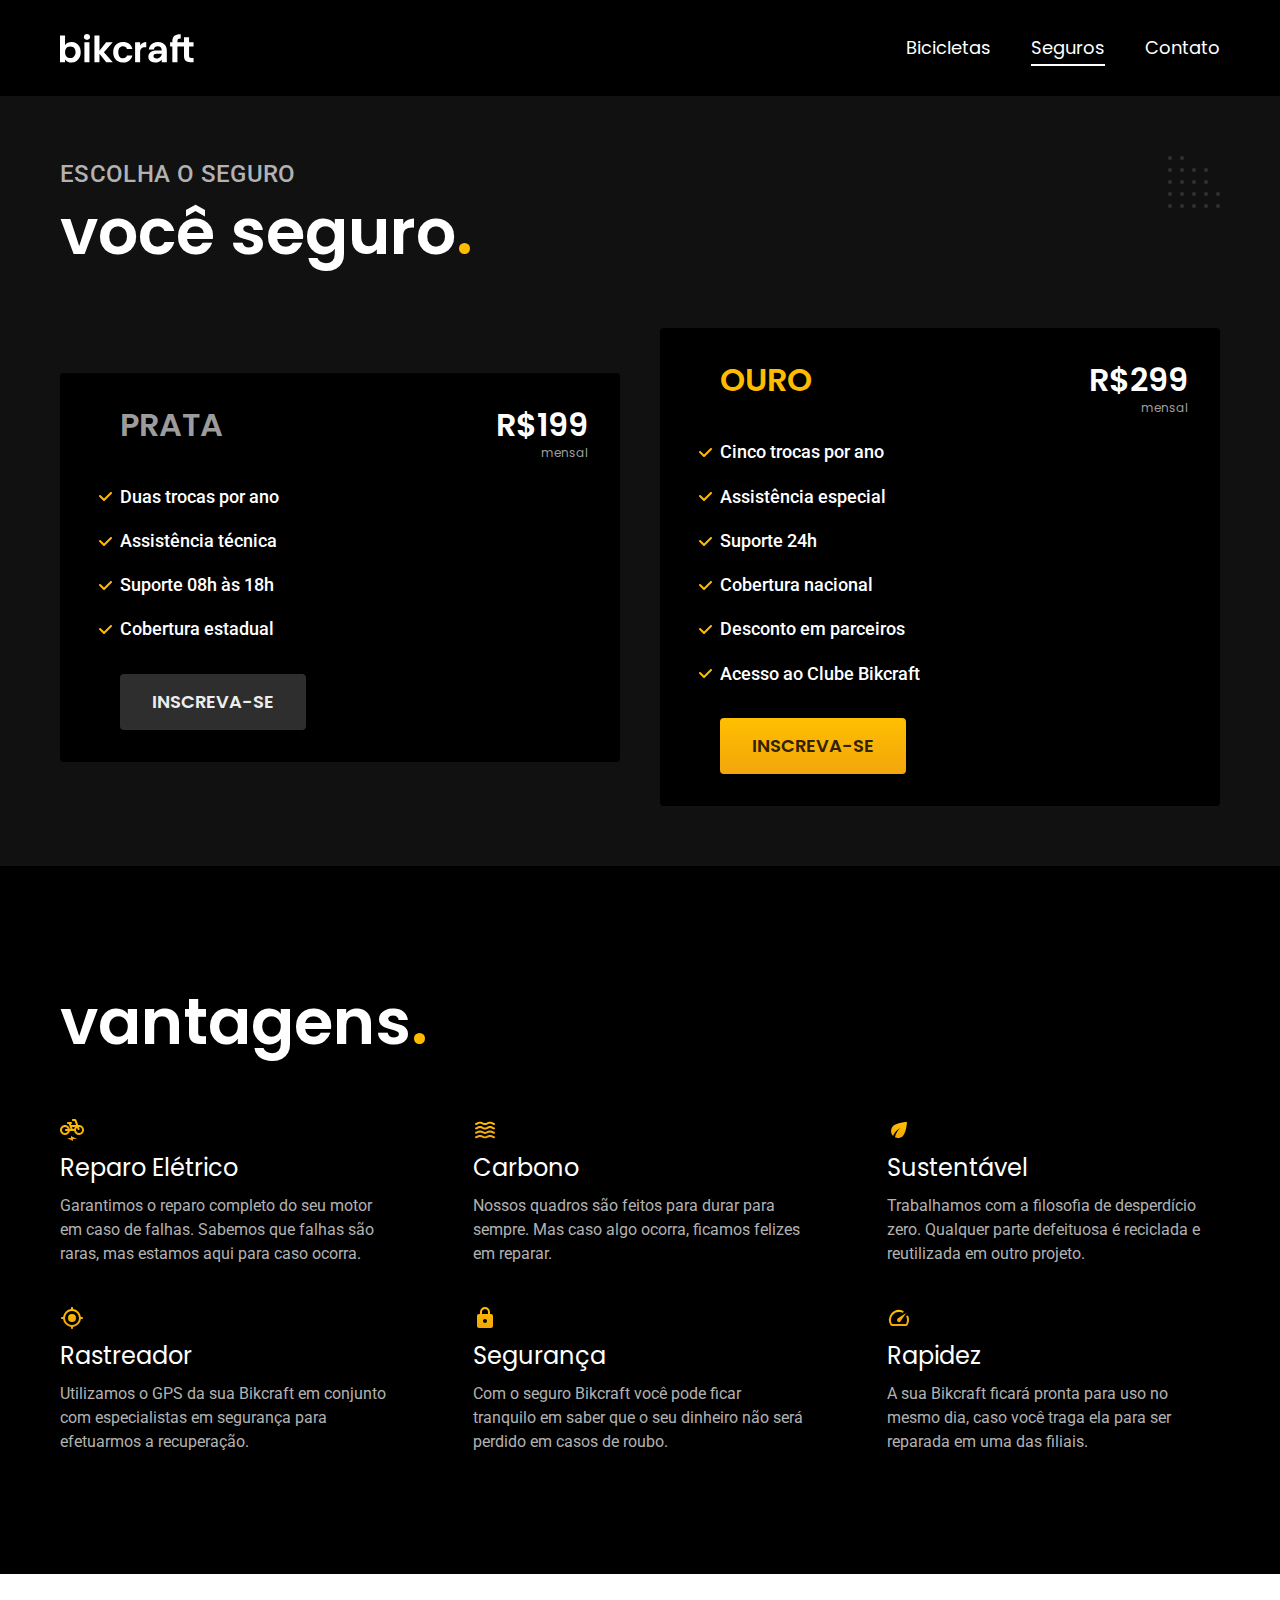
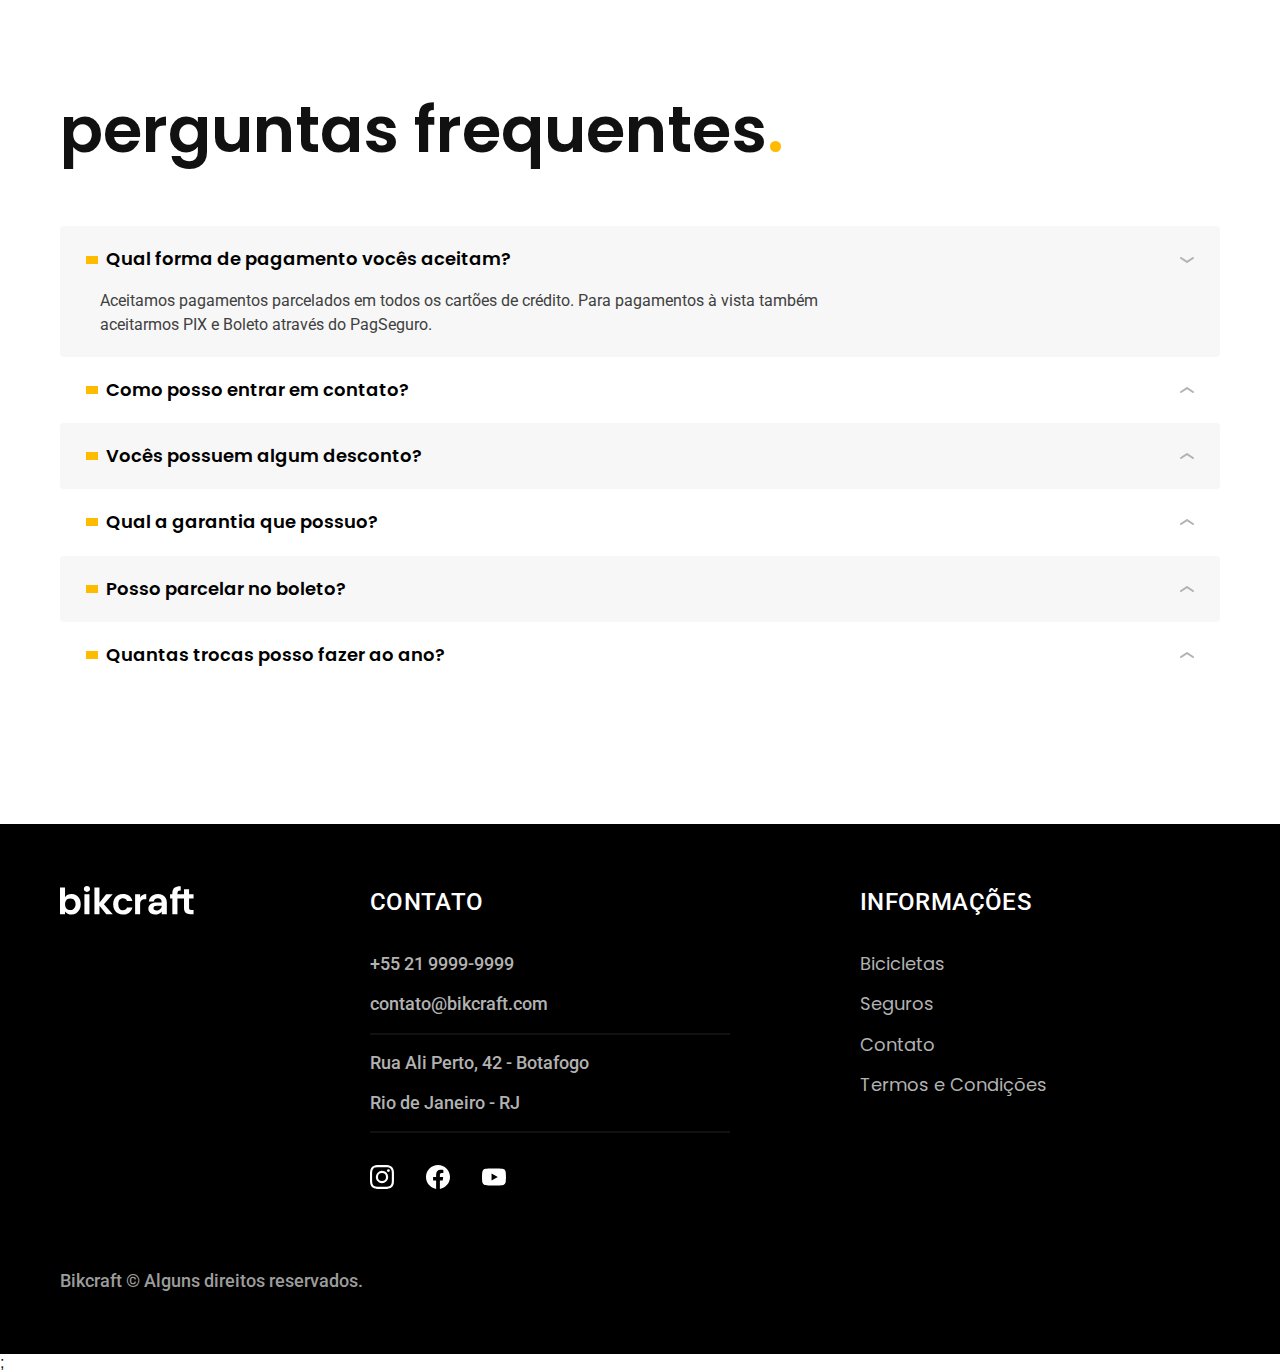
<file: seguros.html>
<!DOCTYPE html>

<html lang="pt-br">

<head>
  <meta charset="UTF-8">
  <meta name="viewport" content="width=device-width, initial-scale=1.0">
  <title> Seguros | Bikcraft</title>
  <meta name="description" content="Seguros">
  <link rel="icon" href="./favicon.svg" type="image/svg+xml">
  <link rel="preload" href="./css/style.min.css
" as="style">

  <link rel="stylesheet" href="./css/style.min.css
">
  <link rel="preconnect" href="https://fonts.googleapis.com">
  <link rel="preconnect" href="https://fonts.gstatic.com" crossorigin>
  <link href="https://fonts.googleapis.com/css2?family=Merriweather:ital,wght@1,900&family=Poppins:wght@400;600&family=Roboto:wght@400;500&display=swap" rel="stylesheet">
  <script>document.documentElement.classList.add('js');</script>
</head>


<body id="seguros">
  <header class="header-bg">
    <div class="header container">
      <a href="./"> <img src="./img/bikcraft.svg" width="136" height="32" alt="Bikcraft"></a>
      <nav aria-label="primaria"></nav>
      <ul class="header-menu font-1-m cor-0">
        <li><a href="./bicicletas.html">Bicicletas</a></li>
        <li><a href="./seguros.html">Seguros</a></li>
        <li><a href="./contato.html">Contato</a></li>
      </ul>
    </div>
  </header>

  <main class="seguros-bg">
    <div class="titulo-bg">
      <div class="titulo container">
        <p class="font-2-l-b cor-5">Escolha o seguro</p>
        <h1 class="font-1-xxl cor-0">você seguro<span class="cor-p1">.</span></h1>
      </div>
    </div>

    <div class="seguros container">
      <div class="seguros-item fadeInLeft" data-anime="200">
        <h3 class="font-1-xl cor-6">PRATA</h3>
        <span class="font-1-xl cor-0">R$199 <span class="font-1-xs cor-6">mensal</span> </span>
        <ul class="font-2-m cor-0">
          <li>Duas trocas por ano</li>
          <li>Assistência técnica</li>
          <li>Suporte 08h às 18h</li>
          <li>Cobertura estadual</li>
        </ul>
        <a class="botao secundario" href="./orcamento.html?tipo=seguro&produto=prata">Inscreva-se</a>
      </div>
      <div class="seguros-item fadeInRight" data-anime="400">
        <h3 class="font-1-xl cor-p1">OURO</h3>
        <span class="font-1-xl cor-0">R$299 <span class="font-1-xs cor-6">mensal</span> </span>
        <ul class="font-2-m cor-0">
          <li>Cinco trocas por ano</li>
          <li>Assistência especial</li>
          <li>Suporte 24h</li>
          <li>Cobertura nacional</li>
          <li>Desconto em parceiros</li>
          <li>Acesso ao Clube Bikcraft</li>
        </ul>
        <a class="botao" href="./orcamento.html?tipo=seguro&produto=ouro">Inscreva-se</a>
      </div>
    </div>
  </main>

  <article class="vantagens-bg">
    <div class="vantagens container">
      <h2 class="font-1-xxl cor-0">vantagens<span class="cor-p1">.</span></h2>
      <ul>
        <li>
          <img src="./img/icones/eletrica.svg" width="24" height="32" alt="">
          <h3 class="font-1-l cor-0">Reparo Elétrico</h3>
          <p class="font-2-s cor-5">Garantimos o reparo completo do seu motor em caso de falhas. Sabemos que falhas são raras, mas estamos aqui para caso ocorra.</p>
        </li>
        <li>
          <img src="./img/icones/carbono.svg" width="24" height="32" alt="">
          <h3 class="font-1-l cor-0">Carbono</h3>
          <p class="font-2-s cor-5">Nossos quadros são feitos para durar para sempre. Mas caso algo ocorra, ficamos felizes em reparar.</p>
        </li>
        <li>
          <img src="./img/icones/sustentavel.svg" width="24" height="32" alt="">
          <h3 class="font-1-l cor-0">Sustentável</h3>
          <p class="font-2-s cor-5">Trabalhamos com a filosofia de desperdício zero. Qualquer parte defeituosa é reciclada e reutilizada em outro projeto.</p>
        </li>
        <li>
          <img src="./img/icones/rastreador.svg" width="24" height="32" alt="">
          <h3 class="font-1-l cor-0">Rastreador</h3>
          <p class="font-2-s cor-5">Utilizamos o GPS da sua Bikcraft em conjunto com especialistas em segurança para efetuarmos a recuperação.</p>
        </li>
        <li>
          <img src="./img/icones/seguro.svg" width="24" height="32" alt="">
          <h3 class="font-1-l cor-0">Segurança</h3>
          <p class="font-2-s cor-5">Com o seguro Bikcraft você pode ficar tranquilo em saber que o seu dinheiro não será perdido em casos de roubo.</p>
        </li>
        <li>
          <img src="./img/icones/velocidade.svg" width="24" height="32" alt="">
          <h3 class="font-1-l cor-0">Rapidez</h3>
          <p class="font-2-s cor-5">A sua Bikcraft ficará pronta para uso no mesmo dia, caso você traga ela para ser reparada em uma das filiais.</p>
        </li>
      </ul>

    </div>
  </article>

  <article class="perguntas container">
    <h2 class="font-1-xxl">perguntas frequentes<span class="cor-p1">.</span></h2>
    <dl>
      <div>
        <dt><button class="font-1-m-b" aria-controls="pergunta1" aria-expanded="true"> Qual forma de pagamento vocês aceitam?</button></dt>
        <dd id="pergunta1" class="font-2-s cor-9 ativa">Aceitamos pagamentos parcelados em todos os cartões de crédito. Para pagamentos à vista também aceitarmos PIX e Boleto através do PagSeguro.</dd>
      </div>
      <div>
        <dt><button class="font-1-m-b" aria-controls="pergunta2" aria-expanded="false"> Como posso entrar em contato?</button></dt>
        <dd id="pergunta2" class="font-2-s cor-9">Aceitamos pagamentos parcelados em todos os cartões de crédito. Para pagamentos à vista também aceitarmos PIX e Boleto através do PagSeguro.</dd>
      </div>
      <div>
        <dt> <button class="font-1-m-b" aria-controls="pergunta3" aria-expanded="false"> Vocês possuem algum desconto?</button></dt>
        <dd id="pergunta3" class="font-2-s cor-9">Aceitamos pagamentos parcelados em todos os cartões de crédito. Para pagamentos à vista também aceitarmos PIX e Boleto através do PagSeguro.</dd>
      </div>
      <div>
        <dt> <button class="font-1-m-b" aria-controls="pergunta4" aria-expanded="false"> Qual a garantia que possuo?</button></dt>
        <dd id="pergunta4" class="font-2-s cor-9">Aceitamos pagamentos parcelados em todos os cartões de crédito. Para pagamentos à vista também aceitarmos PIX e Boleto através do PagSeguro.</dd>
      </div>
      <div>
        <dt><button class="font-1-m-b" aria-controls="pergunta5" aria-expanded="false"> Posso parcelar no boleto?</button></dt>
        <dd id="pergunta5" class="font-2-s cor-9">Aceitamos pagamentos parcelados em todos os cartões de crédito. Para pagamentos à vista também aceitarmos PIX e Boleto através do PagSeguro.</dd>
      </div>
      <div>
        <dt><button class="font-1-m-b" aria-controls="pergunta6" aria-expanded="false"> Quantas trocas posso fazer ao ano?</button></dt>
        <dd id="pergunta6" class="font-2-s cor-9">Aceitamos pagamentos parcelados em todos os cartões de crédito. Para pagamentos à vista também aceitarmos PIX e Boleto através do PagSeguro.</dd>
      </div>
    </dl>

  </article>
  <footer class="footer-bg">
    <div class="footer container">
      <img src="./img/bikcraft.svg" width="136" height="32" alt="Bikcraft">
      <div class="footer-contato">
        <h3 class="font-2-l-b cor-0">Contato</h3>
        <ul class="font-2-m cor-5">
          <li><a href="tel:+552199999999">+55 21 9999-9999</a></li>
          <li><a href="mailto:contato@bikcraft.com">contato@bikcraft.com</a></li>
          <li>Rua Ali Perto, 42 - Botafogo</li>
          <li>Rio de Janeiro - RJ</li>
        </ul>
        <div class="footer-redes">
          <a href="./">
            <img src="./img/redes/instagram.svg" width="24" height="32" alt="Instagram">
          </a>
          <a href="./">
            <img src="./img/redes/facebook.svg" width="24" height="32" alt="Facebook">
          </a>
          <a href="./">
            <img src="./img/redes/youtube.svg" width="24" height="32" alt="Youtube">
          </a>
        </div>
      </div>
      <div class="footer-informacoes">
        <h3 class="font-2-l-b cor-0">Informações</h3>
        <nav>
          <ul class="font-1-m cor-5">
            <li><a href="./bicicletas.html">Bicicletas</a></li>
            <li><a href="./seguros.html">Seguros</a></li>
            <li><a href="./contato.html">Contato</a></li>
            <li><a href="./termos.html">Termos e Condições</a></li>
          </ul>
        </nav>
      </div>
      <p class="footer-copy font-2-m cor-6">Bikcraft © Alguns direitos reservados.</p>
    </div>
  </footer>
  <script src="./js/plugins/simple-anime.js"></script>;
  <script src="./js/script.js"></script>
</body>

</html>
</file>
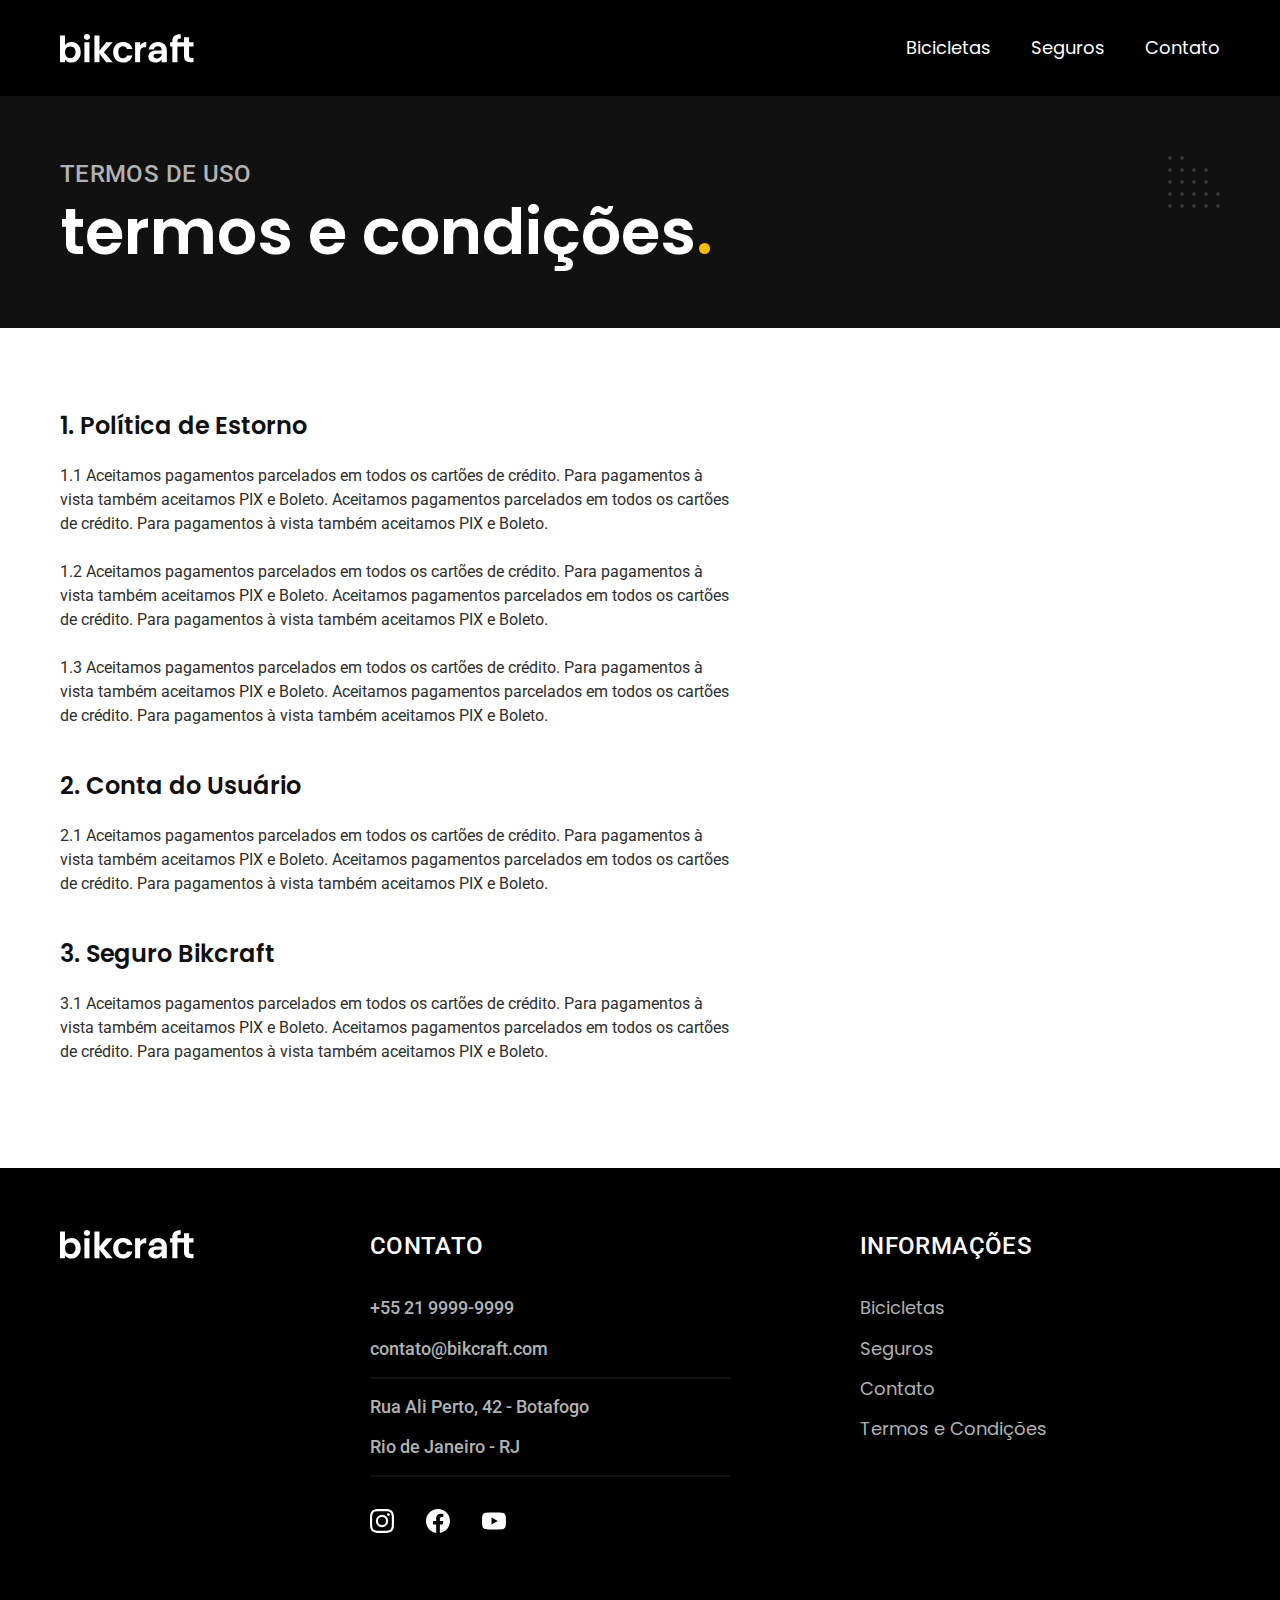
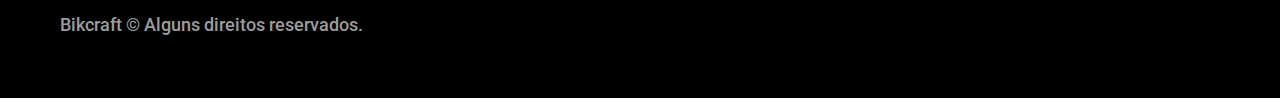
<file: termos.html>
<!DOCTYPE html>

<html lang="pt-br">

<head>
  <meta charset="UTF-8">
  <meta name="viewport" content="width=device-width, initial-scale=1.0">
  <title> Termos e Condições | Bikcraft</title>
  <meta name="description" content="Termos e Condições">
  <link rel="icon" href="./favicon.svg" type="image/svg+xml">
  <link rel="preload" href="./css/style.min.css
" as="style">

  <link rel="stylesheet" href="./css/style.min.css
">
  <link rel="preconnect" href="https://fonts.googleapis.com">
  <link rel="preconnect" href="https://fonts.gstatic.com" crossorigin>
  <link href="https://fonts.googleapis.com/css2?family=Merriweather:ital,wght@1,900&family=Poppins:wght@400;600&family=Roboto:wght@400;500&display=swap" rel="stylesheet">
  <script>document.documentElement.classList.add('js');</script>
</head>


<body id="termos">
  <header class="header-bg">
    <div class="header container">
      <a href="./"> <img src="./img/bikcraft.svg" width="136" height="32" alt="Bikcraft"></a>
      <nav aria-label="primaria"></nav>
      <ul class="header-menu font-1-m cor-0">
        <li><a href="./bicicletas.html">Bicicletas</a></li>
        <li><a href="./seguros.html">Seguros</a></li>
        <li><a href="./contato.html">Contato</a></li>
      </ul>
    </div>
  </header>

  <main>
    <div class="titulo-bg">
      <div class="titulo container">
        <p class="font-2-l-b cor-5">Termos de uso</p>
        <h1 class="font-1-xxl cor-0">termos e condições<span class="cor-p1">.</span></h1>
      </div>
    </div>
    <div class="termos font-2-s cor-10 container">
      <h2 class="font-1-l cor-11">1. Política de Estorno</h2>
      <p>1.1 Aceitamos pagamentos parcelados em todos os cartões de crédito. Para pagamentos à vista também aceitamos PIX e Boleto. Aceitamos pagamentos parcelados em todos os cartões de crédito. Para pagamentos à vista também aceitamos PIX e Boleto.</p>
      <p>1.2 Aceitamos pagamentos parcelados em todos os cartões de crédito. Para pagamentos à vista também aceitamos PIX e Boleto. Aceitamos pagamentos parcelados em todos os cartões de crédito. Para pagamentos à vista também aceitamos PIX e Boleto.</p>
      <p>1.3 Aceitamos pagamentos parcelados em todos os cartões de crédito. Para pagamentos à vista também aceitamos PIX e Boleto. Aceitamos pagamentos parcelados em todos os cartões de crédito. Para pagamentos à vista também aceitamos PIX e Boleto.</p>
      <h2 class="font-1-l cor-11">2. Conta do Usuário</h2>
      <p>2.1 Aceitamos pagamentos parcelados em todos os cartões de crédito. Para pagamentos à vista também aceitamos PIX e Boleto. Aceitamos pagamentos parcelados em todos os cartões de crédito. Para pagamentos à vista também aceitamos PIX e Boleto.</p>
      <h2 class="font-1-l cor-11">3. Seguro Bikcraft</h2>
      <p>3.1 Aceitamos pagamentos parcelados em todos os cartões de crédito. Para pagamentos à vista também aceitamos PIX e Boleto. Aceitamos pagamentos parcelados em todos os cartões de crédito. Para pagamentos à vista também aceitamos PIX e Boleto.</p>
    </div>
  </main>

  <footer class="footer-bg">
    <div class="footer container">
      <img src="./img/bikcraft.svg" width="136" height="32" alt="Bikcraft">
      <div class="footer-contato">
        <h3 class="font-2-l-b cor-0">Contato</h3>
        <ul class="font-2-m cor-5">
          <li><a href="tel:+552199999999">+55 21 9999-9999</a></li>
          <li><a href="mailto:contato@bikcraft.com">contato@bikcraft.com</a></li>
          <li>Rua Ali Perto, 42 - Botafogo</li>
          <li>Rio de Janeiro - RJ</li>
        </ul>
        <div class="footer-redes">
          <a href="./">
            <img src="./img/redes/instagram.svg" width="24" height="32" alt="Instagram">
          </a>
          <a href="./">
            <img src="./img/redes/facebook.svg" width="24" height="32" alt="Facebook">
          </a>
          <a href="./">
            <img src="./img/redes/youtube.svg" width="24" height="32" alt="Youtube">
          </a>
        </div>
      </div>
      <div class="footer-informacoes">
        <h3 class="font-2-l-b cor-0">Informações</h3>
        <nav>
          <ul class="font-1-m cor-5">
            <li><a href="./bicicletas.html">Bicicletas</a></li>
            <li><a href="./seguros.html">Seguros</a></li>
            <li><a href="./contato.html">Contato</a></li>
            <li><a href="./termos.html">Termos e Condições</a></li>
          </ul>
        </nav>
      </div>
      <p class="footer-copy font-2-m cor-6">Bikcraft © Alguns direitos reservados.</p>
    </div>
  </footer>
  <script src="./js/script.js"></script>
</body>

</html>
</file>
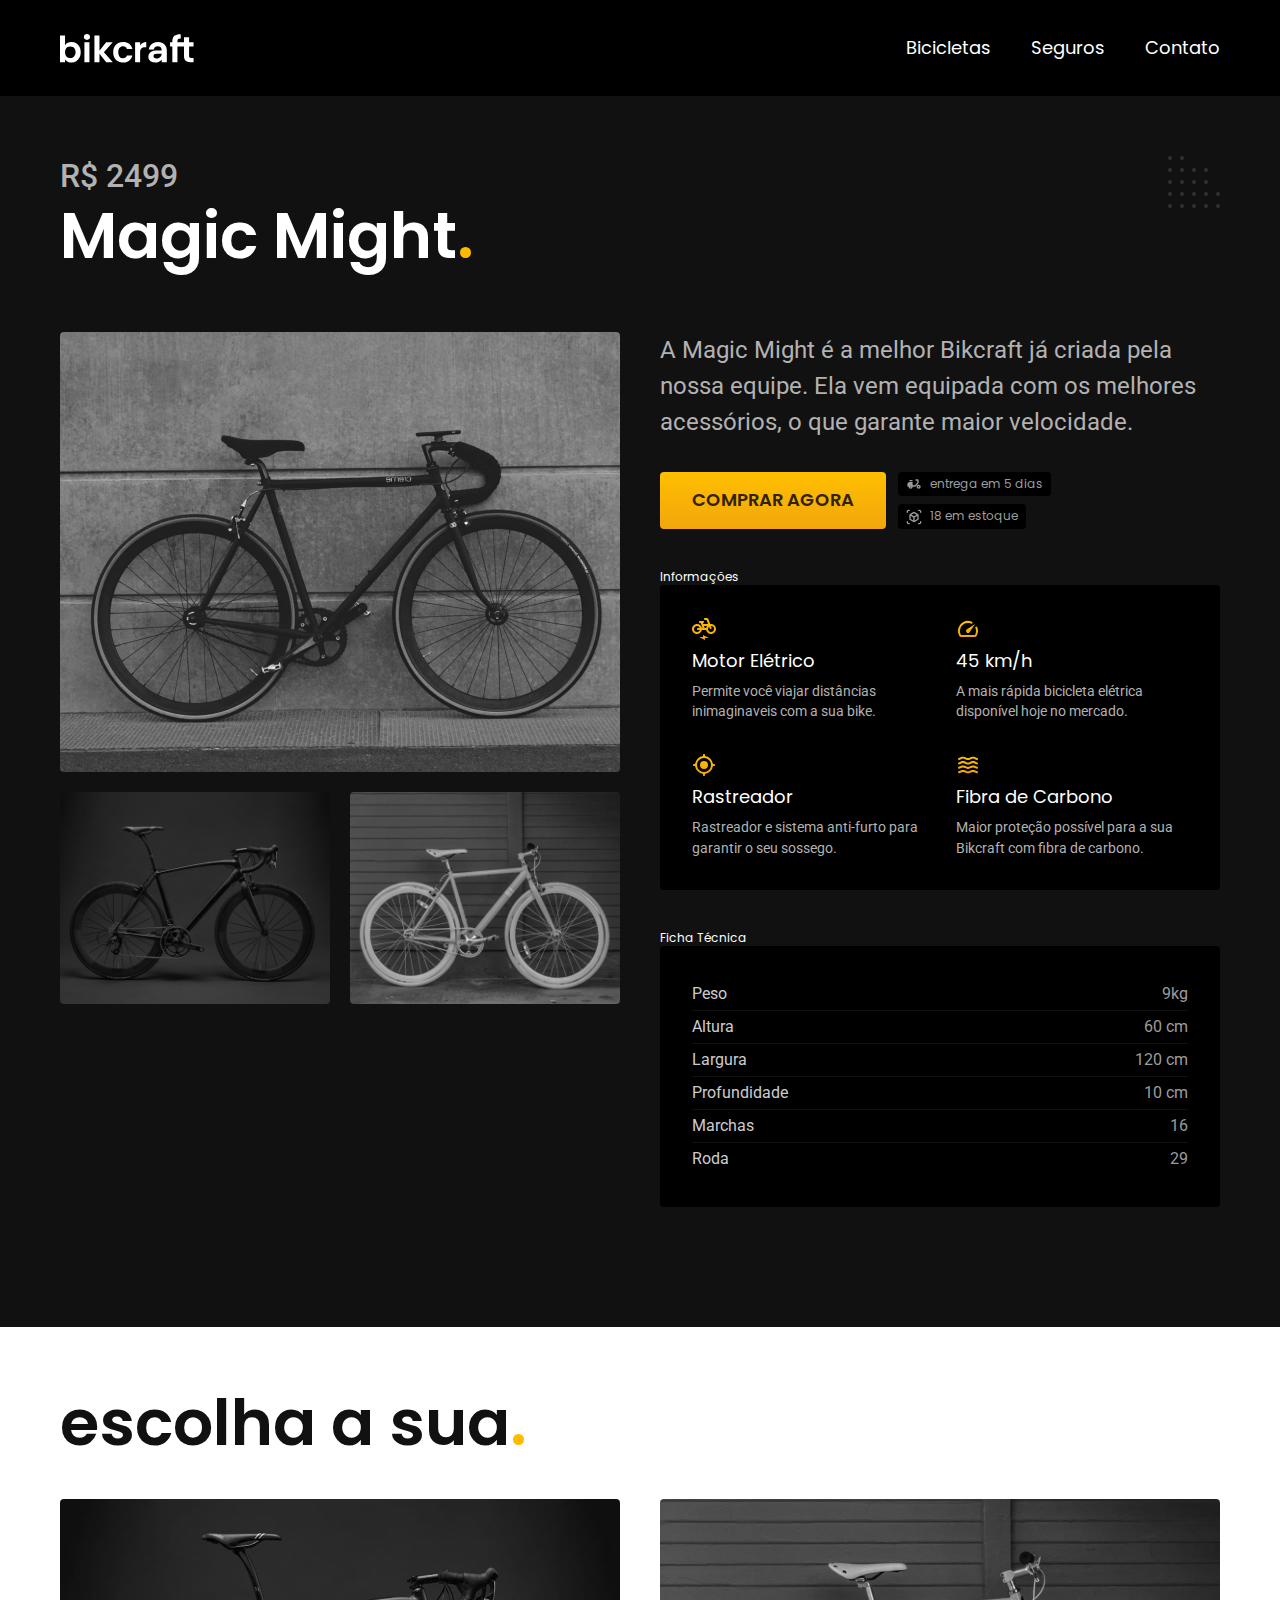
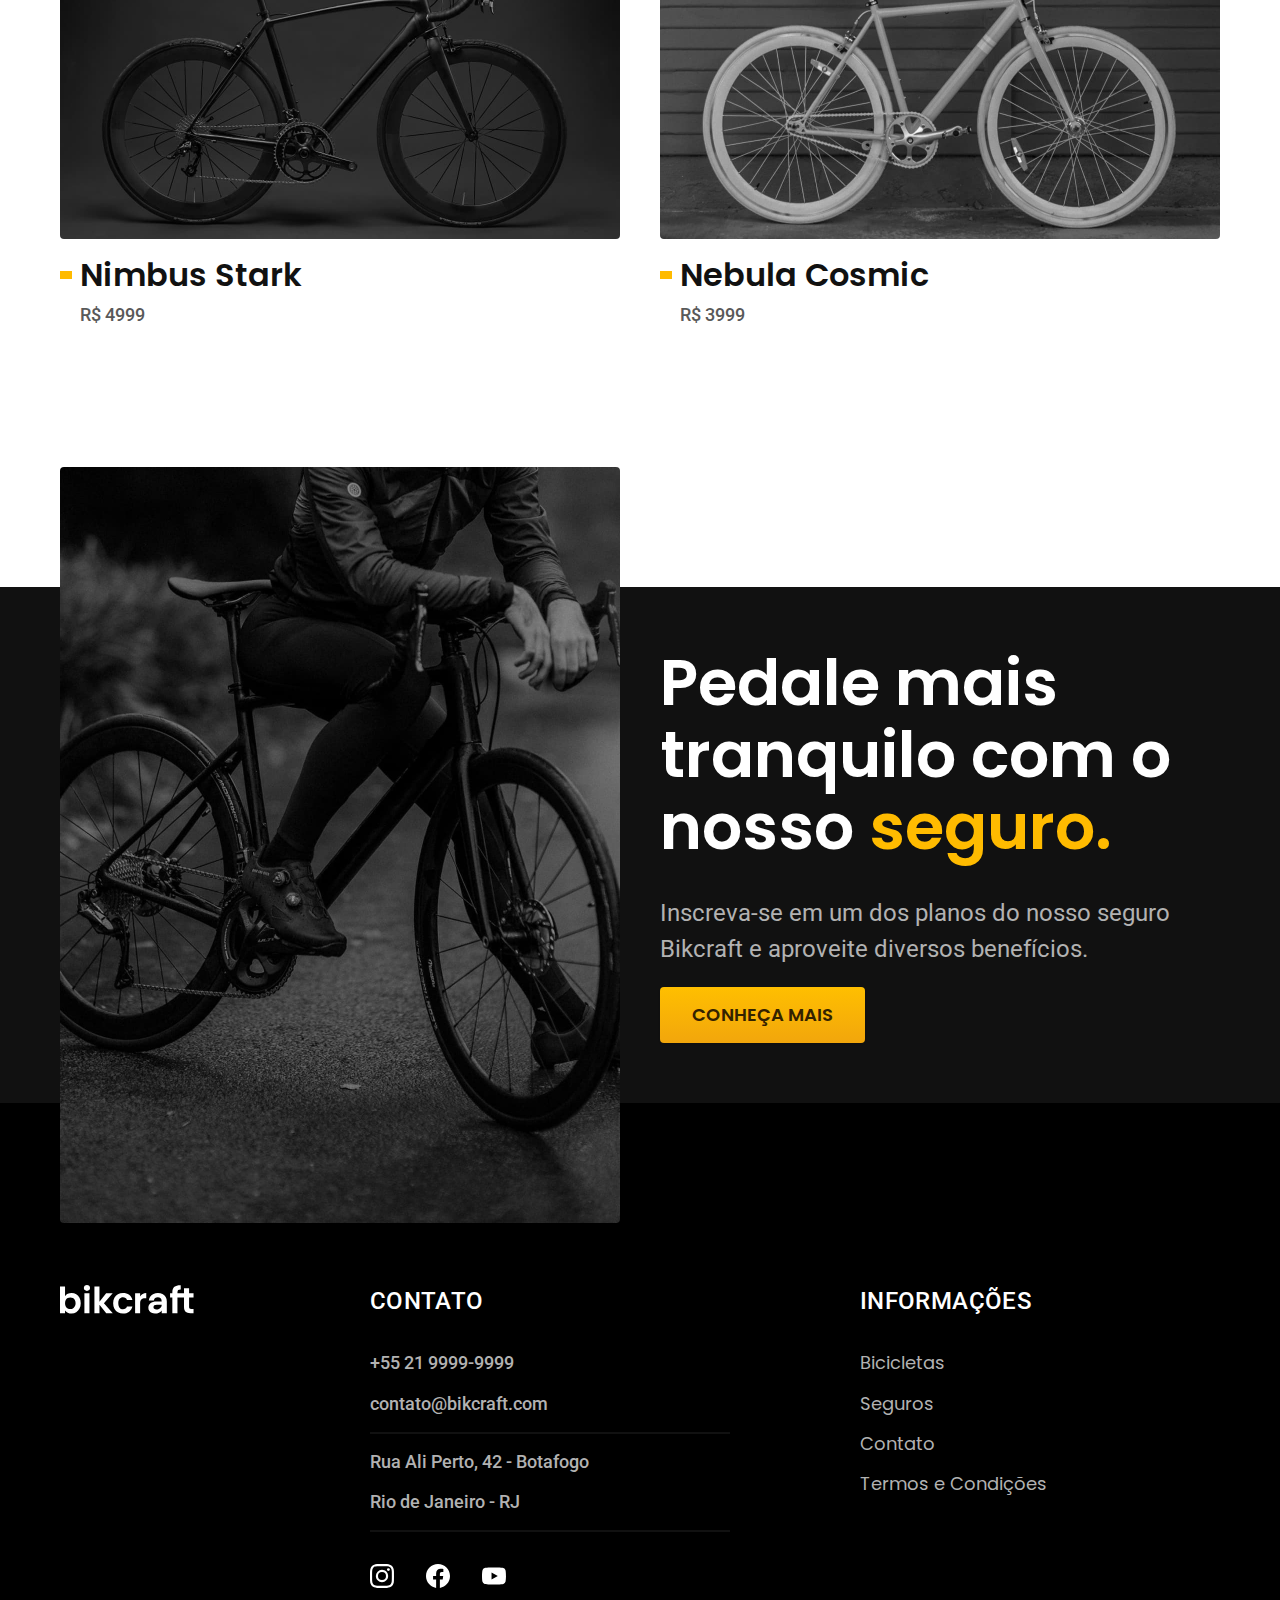
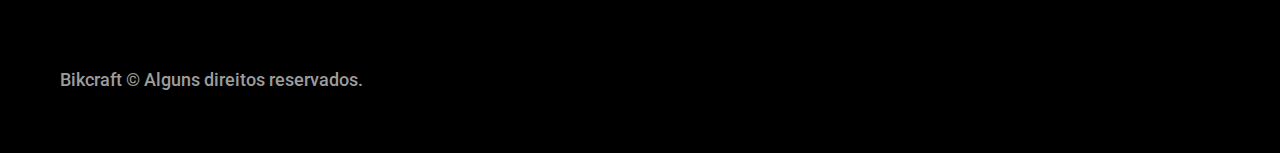
<file: bicicletas/magic.html>
<!DOCTYPE html>

<html lang="pt-br">

<head>
  <meta charset="UTF-8">
  <meta name="viewport" content="width=device-width, initial-scale=1.0">
  <title> Magic | Bikcraft</title>
  <meta name="description" content="Bicicleta Magic">
  <link rel="icon" href="../favicon.svg" type="image/svg+xml">
  <link rel="stylesheet" href="../css/style.min.css
">
  <link rel="preconnect" href="https://fonts.googleapis.com">
  <link rel="preconnect" href="https://fonts.gstatic.com" crossorigin>
  <link href="https://fonts.googleapis.com/css2?family=Merriweather:ital,wght@1,900&family=Poppins:wght@400;600&family=Roboto:wght@400;500&display=swap" rel="stylesheet">
  <script>document.documentElement.classList.add('js');</script>
</head>


<body id="bicicleta">
  <header class="header-bg">
    <div class="header container">
      <a href="../"> <img src="../img/bikcraft.svg" width="136" height="32" alt="Bikcraft"></a>
      <nav aria-label="primaria"></nav>
      <ul class="header-menu font-1-m cor-0">
        <li><a href="../bicicletas.html">Bicicletas</a></li>
        <li><a href="../seguros.html">Seguros</a></li>
        <li><a href="../contato.html">Contato</a></li>
      </ul>
    </div>
  </header>

  <main class="titulo-bg">
    <div>
      <div class="titulo container">
        <p class="font-2-xl cor-5">R$ 2499</p>
        <h1 class="font-1-xxl cor-0">Magic Might<span class="cor-p1">.</span></h1>
      </div>
    </div>
    <div class="bicicleta container">
      <div class="bicicleta-imagens">
        <img src="../img/bicicleta/nimbus2.jpg" width="1120" height="880" alt="Bicicleta 1">
        <img src="../img/bicicleta/nimbus1.jpg" width="1120" height="880" alt="Bicicleta 2">
        <img src="../img/bicicleta/nimbus3.jpg" width="1120" height="880" alt="Bicicleta 3">
      </div>
      <div class="bicicleta-conteudo">
        <p class="font-2-l cor-5">A Magic Might é a melhor Bikcraft já criada pela nossa equipe. Ela vem equipada com os melhores acessórios, o que garante maior velocidade.</p>
        <div class="bicicleta-comprar">
          <a class="botao" href="../orcamento.html?tipo=bikcraft&produto=magic">Comprar Agora</a>
          <span class="font-1-xs cor-6"> <img src="../img/icones/entrega.svg" width="16" height="16" alt=""> entrega em 5 dias</span>
          <span class="font-1-xs cor-6"> <img src="../img/icones/estoque.svg" width="16" height="16" alt=""> 18 em estoque</span>
        </div>
        <h2 class="font-1-xs cor-0">Informações</h2>
        <ul class="bicicleta-informacoes">
          <li>
            <img src="../img/icones/eletrica.svg" width="24" height="32" alt="">
            <h3 class="font-1-m cor-0">Motor Elétrico</h3>
            <p class="font-2-xs cor-5">Permite você viajar distâncias inimaginaveis com a sua bike.</p>
          </li>
          <li>
            <img src="../img/icones/velocidade.svg" width="24" height="32" alt="">
            <h3 class="font-1-m cor-0">45 km/h</h3>
            <p class="font-2-xs cor-5">A mais rápida bicicleta elétrica disponível hoje no mercado.</p>
          </li>
          <li>
            <img src="../img/icones/rastreador.svg" width="24" height="32" alt="">
            <h3 class="font-1-m cor-0">Rastreador</h3>
            <p class="font-2-xs cor-5">Rastreador e sistema anti-furto para garantir o seu sossego.</p>
          </li>
          <li>
            <img src="../img/icones/carbono.svg" width="24" height="32" alt="">
            <h3 class="font-1-m cor-0">Fibra de Carbono</h3>
            <p class="font-2-xs cor-5">Maior proteção possível para a sua Bikcraft com fibra de carbono.</p>
          </li>
        </ul>
        <h2 class="font-1-xs cor-0">Ficha Técnica</h2>
        <ul class="bicicleta-ficha font-2-s cor-4">
          <li>Peso <span>9kg</span></li>
          <li>Altura <span>60 cm</span></li>
          <li>Largura <span>120 cm</span></li>
          <li>Profundidade <span>10 cm</span></li>
          <li>Marchas <span>16</span></li>
          <li>Roda <span>29</span></li>
        </ul>
      </div>
    </div>
  </main>
  <article class="bicicletas-lista container">
    <h2 class="font-1-xxl">escolha a sua<span class="cor-p1">.</span></h2>
    <ul>
      <li>
        <a href="./nimbus.html">
          <img src="../img/bicicletas/nimbus.jpg" width="1120" height="680" alt="Bicicleta Preta">
          <h3 class="font-1-xl">Nimbus Stark</h3>
          <span class="font-2-m cor-8">R$ 4999</span>
        </a>
      </li>
      <li>
        <a href="./nebula.html">
          <img src="../img/bicicletas/nebula.jpg" width="1120" height="680" alt="Bicicleta Preta">
          <h3 class="font-1-xl">Nebula Cosmic</h3>
          <span class="font-2-m cor-8">R$ 3999</span>
        </a>
      </li>
    </ul>
  </article>

  <article class="seguro-bg">
    <div class="seguro container">
      <div class="seguro-imagem">
        <img src="../img/fotos/seguros.jpg" width="1360" height="1512" alt="Pessoa parada em cima de uma bicicleta">
      </div>
      <div class="seguro-conteudo">
        <h2 class="font-1-xxl cor-0">Pedale mais tranquilo com o nosso <span class="cor-p1">seguro.</span></h2>
        <p class="font-2-l cor-5">Inscreva-se em um dos planos do nosso seguro Bikcraft e aproveite diversos benefícios.</p>
        <a class="botao" href="../seguros.html">Conheça Mais</a>
      </div>
    </div>
  </article>
  <footer class="footer-bg">
    <div class="footer container">
      <img src="../img/bikcraft.svg" width="136" height="32" alt="Bikcraft">
      <div class="footer-contato">
        <h3 class="font-2-l-b cor-0">Contato</h3>
        <ul class="font-2-m cor-5">
          <li><a href="tel:+552199999999">+55 21 9999-9999</a></li>
          <li><a href="mailto:contato@bikcraft.com">contato@bikcraft.com</a></li>
          <li>Rua Ali Perto, 42 - Botafogo</li>
          <li>Rio de Janeiro - RJ</li>
        </ul>
        <div class="footer-redes">
          <a href="./">
            <img src="../img/redes/instagram.svg" width="24" height="32" alt="Instagram">
          </a>
          <a href="./">
            <img src="../img/redes/facebook.svg" width="24" height="32" alt="Facebook">
          </a>
          <a href="./">
            <img src="../img/redes/youtube.svg" width="24" height="32" alt="Youtube">
          </a>
        </div>
      </div>
      <div class="footer-informacoes">
        <h3 class="font-2-l-b cor-0">Informações</h3>
        <nav>
          <ul class="font-1-m cor-5">
            <li><a href="../bicicletas.html">Bicicletas</a></li>
            <li><a href="../seguros.html">Seguros</a></li>
            <li><a href="../contato.html">Contato</a></li>
            <li><a href="../termos.html">Termos e Condições</a></li>
          </ul>
        </nav>
      </div>
      <p class="footer-copy font-2-m cor-6">Bikcraft © Alguns direitos reservados.</p>
    </div>
  </footer>
  <script src="../js/script.js"></script>
</body>

</html>
</file>
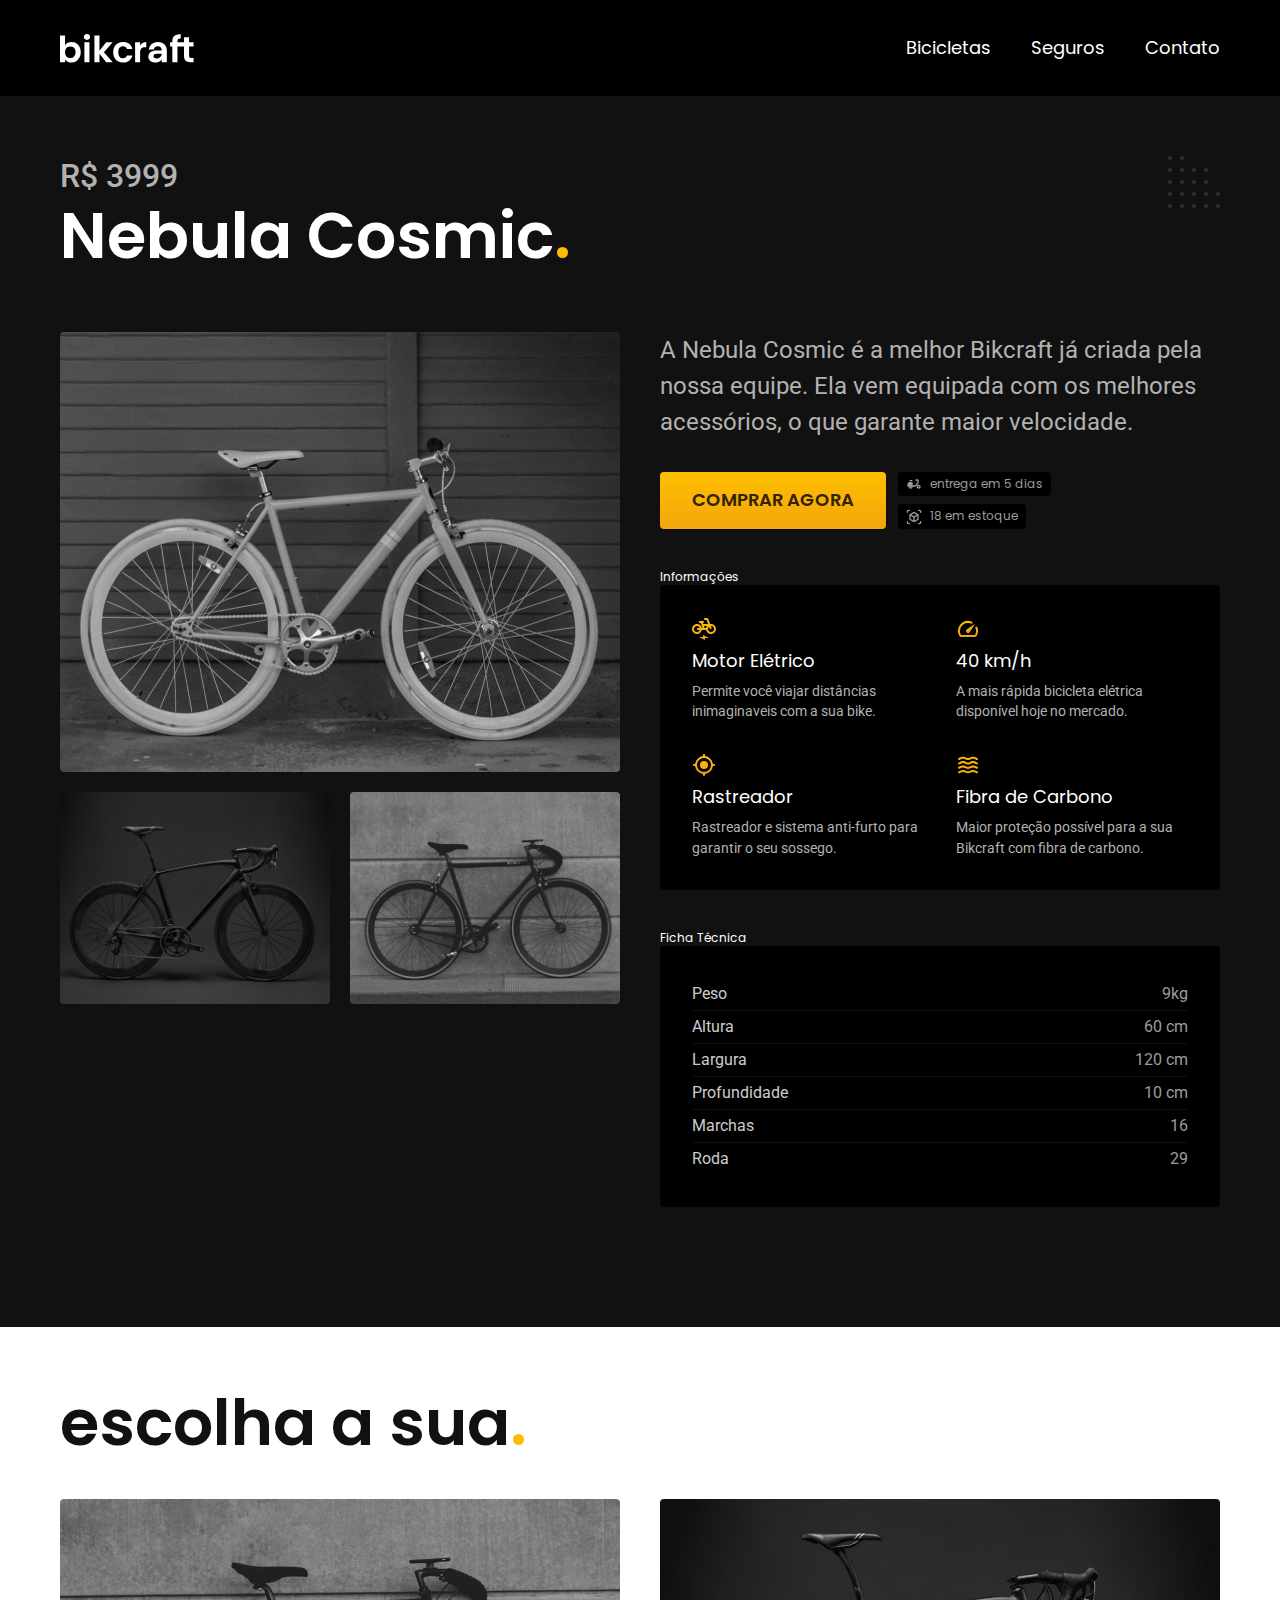
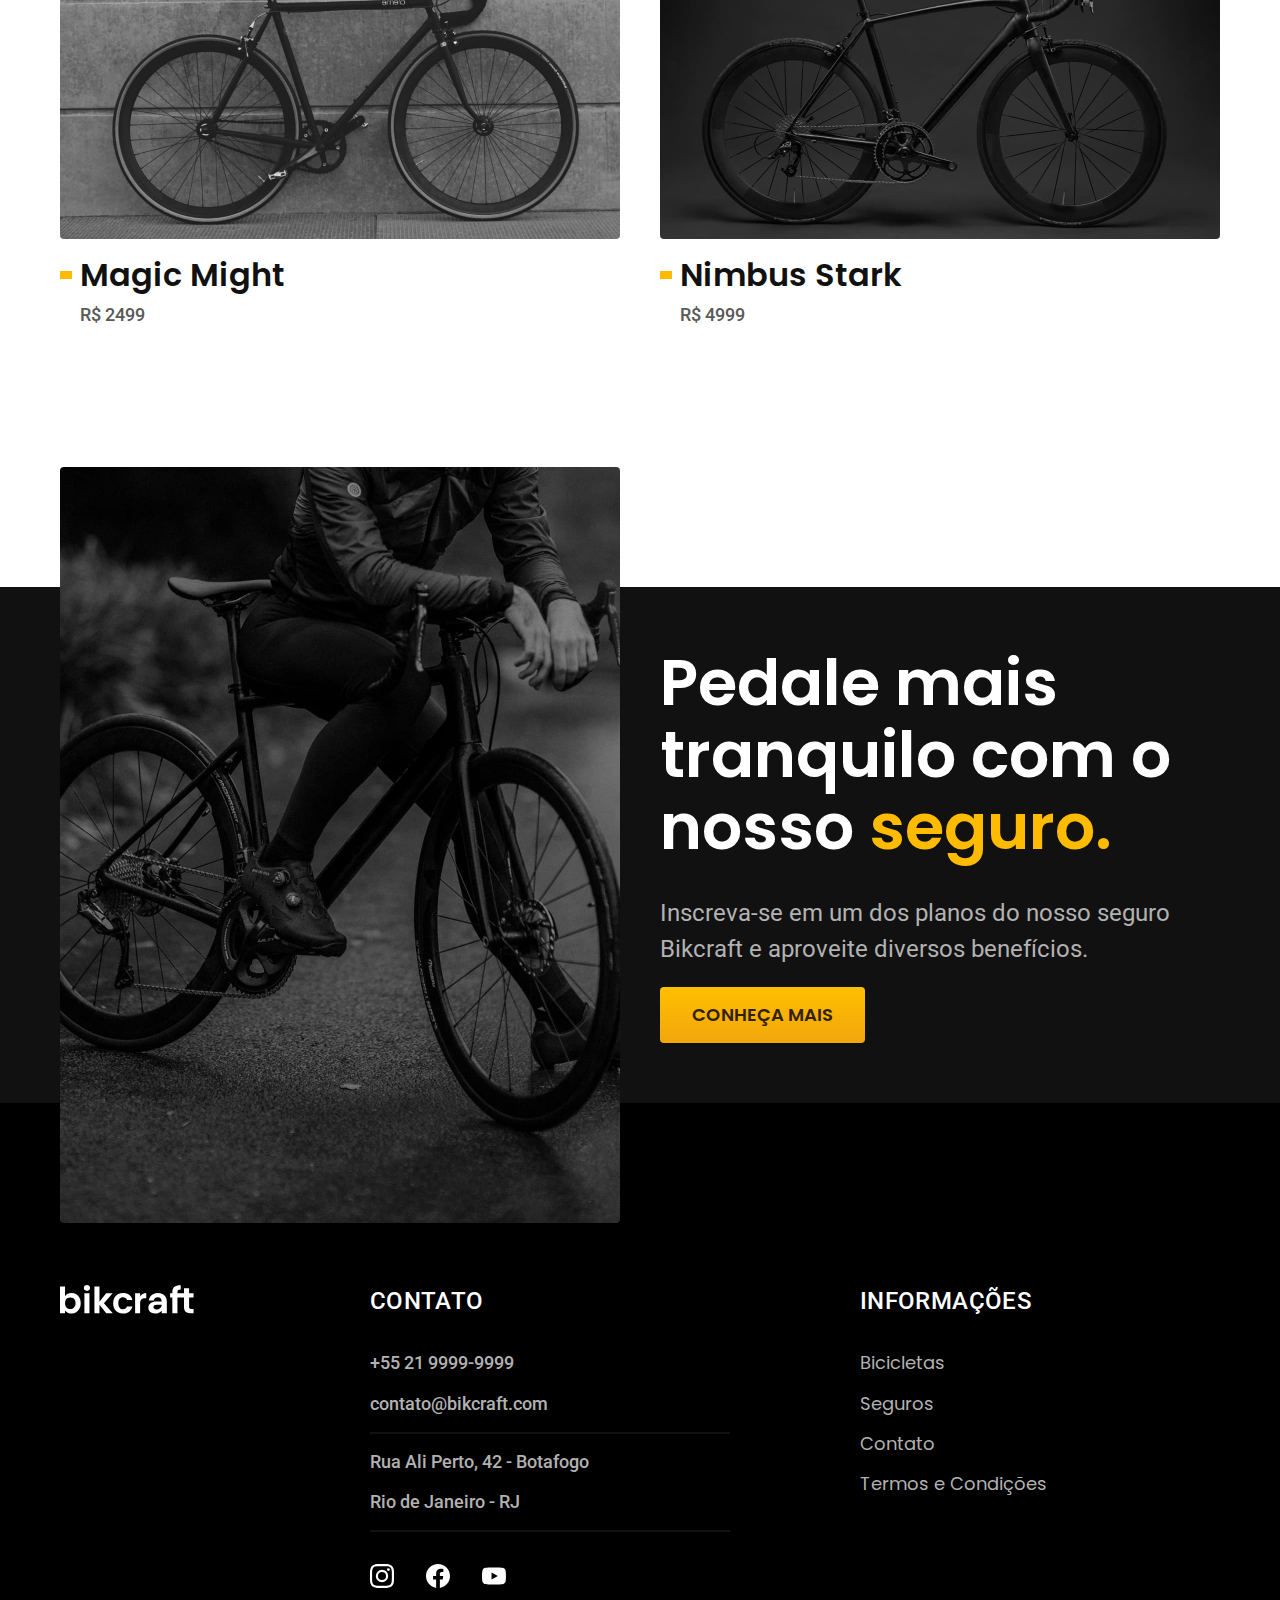
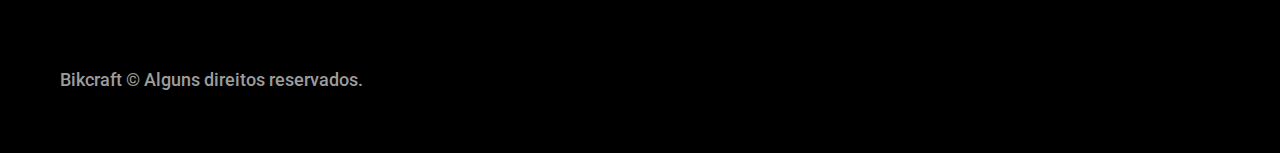
<file: bicicletas/nebula.html>
<!DOCTYPE html>

<html lang="pt-br">

<head>
  <meta charset="UTF-8">
  <meta name="viewport" content="width=device-width, initial-scale=1.0">
  <title> Nebula | Bikcraft</title>
  <meta name="description" content="Bicicleta Nebula">
  <link rel="icon" href="../favicon.svg" type="image/svg+xml">
  <link rel="stylesheet" href="../css/style.min.css
">
  <link rel="preconnect" href="https://fonts.googleapis.com">
  <link rel="preconnect" href="https://fonts.gstatic.com" crossorigin>
  <link href="https://fonts.googleapis.com/css2?family=Merriweather:ital,wght@1,900&family=Poppins:wght@400;600&family=Roboto:wght@400;500&display=swap" rel="stylesheet">
  <script>document.documentElement.classList.add('js');</script>
</head>


<body id="bicicleta">
  <header class="header-bg">
    <div class="header container">
      <a href="../"> <img src="../img/bikcraft.svg" width="136" height="32" alt="Bikcraft"></a>
      <nav aria-label="primaria"></nav>
      <ul class="header-menu font-1-m cor-0">
        <li><a href="../bicicletas.html">Bicicletas</a></li>
        <li><a href="../seguros.html">Seguros</a></li>
        <li><a href="../contato.html">Contato</a></li>
      </ul>
    </div>
  </header>

  <main class="titulo-bg">
    <div>
      <div class="titulo container">
        <p class="font-2-xl cor-5">R$ 3999</p>
        <h1 class="font-1-xxl cor-0">Nebula Cosmic<span class="cor-p1">.</span></h1>
      </div>
    </div>
    <div class="bicicleta container">
      <div class="bicicleta-imagens">
        <img src="../img/bicicleta/nimbus3.jpg" width="1120" height="880" alt="Bicicleta 1">
        <img src="../img/bicicleta/nimbus1.jpg" width="1120" height="880" alt="Bicicleta 2">
        <img src="../img/bicicleta/nimbus2.jpg" width="1120" height="880" alt="Bicicleta 3">
      </div>
      <div class="bicicleta-conteudo">
        <p class="font-2-l cor-5">A Nebula Cosmic é a melhor Bikcraft já criada pela nossa equipe. Ela vem equipada com os melhores acessórios, o que garante maior velocidade.</p>
        <div class="bicicleta-comprar">
          <a class="botao" href="../orcamento.html?tipo=bikcraft&produto=nebula">Comprar Agora</a>
          <span class="font-1-xs cor-6"> <img src="../img/icones/entrega.svg" width="16" height="16" alt=""> entrega em 5 dias</span>
          <span class="font-1-xs cor-6"> <img src="../img/icones/estoque.svg" width="16" height="16" alt=""> 18 em estoque</span>
        </div>
        <h2 class="font-1-xs cor-0">Informações</h2>
        <ul class="bicicleta-informacoes">
          <li>
            <img src="../img/icones/eletrica.svg" width="24" height="32" alt="">
            <h3 class="font-1-m cor-0">Motor Elétrico</h3>
            <p class="font-2-xs cor-5">Permite você viajar distâncias inimaginaveis com a sua bike.</p>
          </li>
          <li>
            <img src="../img/icones/velocidade.svg" width="24" height="32" alt="">
            <h3 class="font-1-m cor-0">40 km/h</h3>
            <p class="font-2-xs cor-5">A mais rápida bicicleta elétrica disponível hoje no mercado.</p>
          </li>
          <li>
            <img src="../img/icones/rastreador.svg" width="24" height="32" alt="">
            <h3 class="font-1-m cor-0">Rastreador</h3>
            <p class="font-2-xs cor-5">Rastreador e sistema anti-furto para garantir o seu sossego.</p>
          </li>
          <li>
            <img src="../img/icones/carbono.svg" width="24" height="32" alt="">
            <h3 class="font-1-m cor-0">Fibra de Carbono</h3>
            <p class="font-2-xs cor-5">Maior proteção possível para a sua Bikcraft com fibra de carbono.</p>
          </li>
        </ul>
        <h2 class="font-1-xs cor-0">Ficha Técnica</h2>
        <ul class="bicicleta-ficha font-2-s cor-4">
          <li>Peso <span>9kg</span></li>
          <li>Altura <span>60 cm</span></li>
          <li>Largura <span>120 cm</span></li>
          <li>Profundidade <span>10 cm</span></li>
          <li>Marchas <span>16</span></li>
          <li>Roda <span>29</span></li>
        </ul>
      </div>
    </div>
  </main>
  <article class="bicicletas-lista container">
    <h2 class="font-1-xxl">escolha a sua<span class="cor-p1">.</span></h2>
    <ul>
      <li>
        <a href="./magic.html">
          <img src="../img/bicicletas/magic.jpg" width="1120" height="680" alt="Bicicleta Preta">
          <h3 class="font-1-xl">Magic Might</h3>
          <span class="font-2-m cor-8">R$ 2499</span>
        </a>
      </li>
      <li>
        <a href="./nimbus.html">
          <img src="../img/bicicletas/nimbus.jpg" width="1120" height="680" alt="Bicicleta Preta">
          <h3 class="font-1-xl">Nimbus Stark</h3>
          <span class="font-2-m cor-8">R$ 4999</span>
        </a>
      </li>
    </ul>
  </article>

  <article class="seguro-bg">
    <div class="seguro container">
      <div class="seguro-imagem">
        <img src="../img/fotos/seguros.jpg" width="1360" height="1512" alt="Pessoa parada em cima de uma bicicleta">
      </div>
      <div class="seguro-conteudo">
        <h2 class="font-1-xxl cor-0">Pedale mais tranquilo com o nosso <span class="cor-p1">seguro.</span></h2>
        <p class="font-2-l cor-5">Inscreva-se em um dos planos do nosso seguro Bikcraft e aproveite diversos benefícios.</p>
        <a class="botao" href="../seguros.html">Conheça Mais</a>
      </div>
    </div>
  </article>
  <footer class="footer-bg">
    <div class="footer container">
      <img src="../img/bikcraft.svg" width="136" height="32" alt="Bikcraft">
      <div class="footer-contato">
        <h3 class="font-2-l-b cor-0">Contato</h3>
        <ul class="font-2-m cor-5">
          <li><a href="tel:+552199999999">+55 21 9999-9999</a></li>
          <li><a href="mailto:contato@bikcraft.com">contato@bikcraft.com</a></li>
          <li>Rua Ali Perto, 42 - Botafogo</li>
          <li>Rio de Janeiro - RJ</li>
        </ul>
        <div class="footer-redes">
          <a href="./">
            <img src="../img/redes/instagram.svg" width="24" height="32" alt="Instagram">
          </a>
          <a href="./">
            <img src="../img/redes/facebook.svg" width="24" height="32" alt="Facebook">
          </a>
          <a href="./">
            <img src="../img/redes/youtube.svg" width="24" height="32" alt="Youtube">
          </a>
        </div>
      </div>
      <div class="footer-informacoes">
        <h3 class="font-2-l-b cor-0">Informações</h3>
        <nav>
          <ul class="font-1-m cor-5">
            <li><a href="../bicicletas.html">Bicicletas</a></li>
            <li><a href="../seguros.html">Seguros</a></li>
            <li><a href="../contato.html">Contato</a></li>
            <li><a href="../termos.html">Termos e Condições</a></li>
          </ul>
        </nav>
      </div>
      <p class="footer-copy font-2-m cor-6">Bikcraft © Alguns direitos reservados.</p>
    </div>
  </footer>
  <script src="../js/script.js"></script>
</body>

</html>
</file>
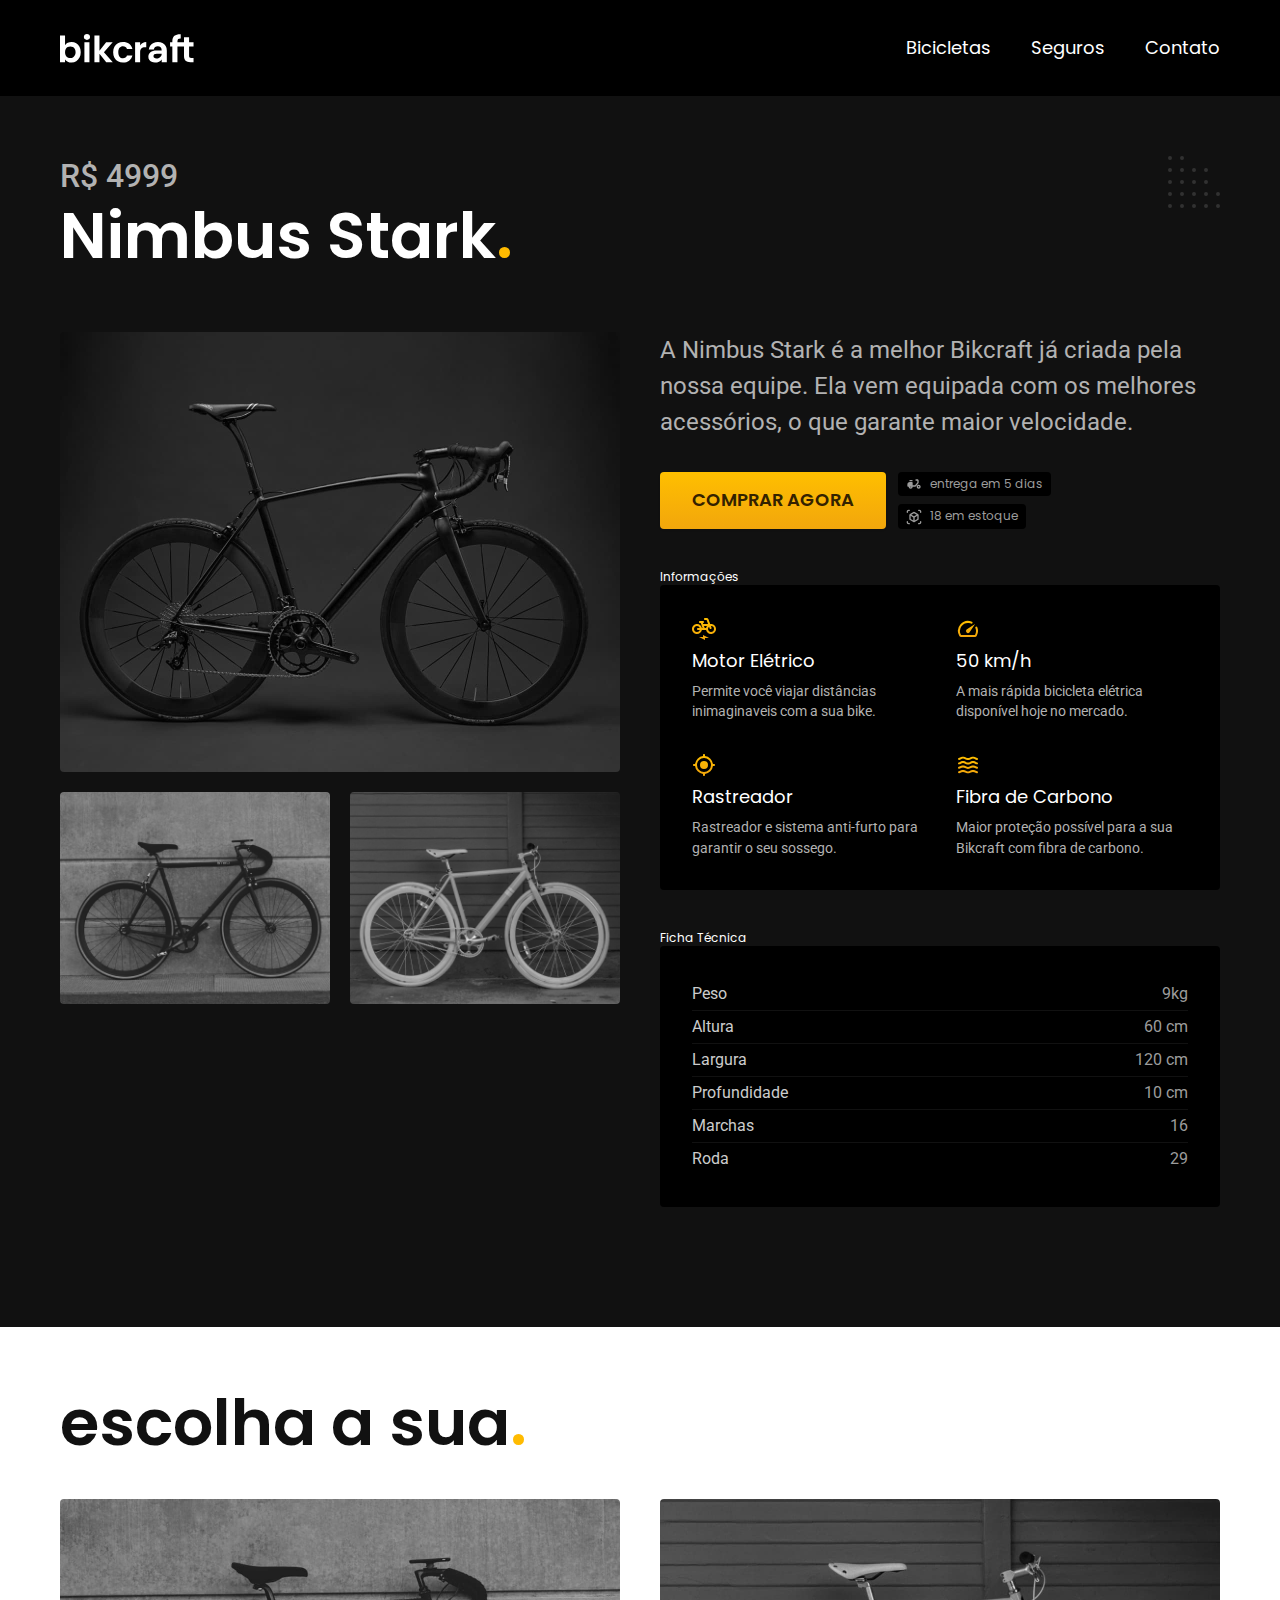
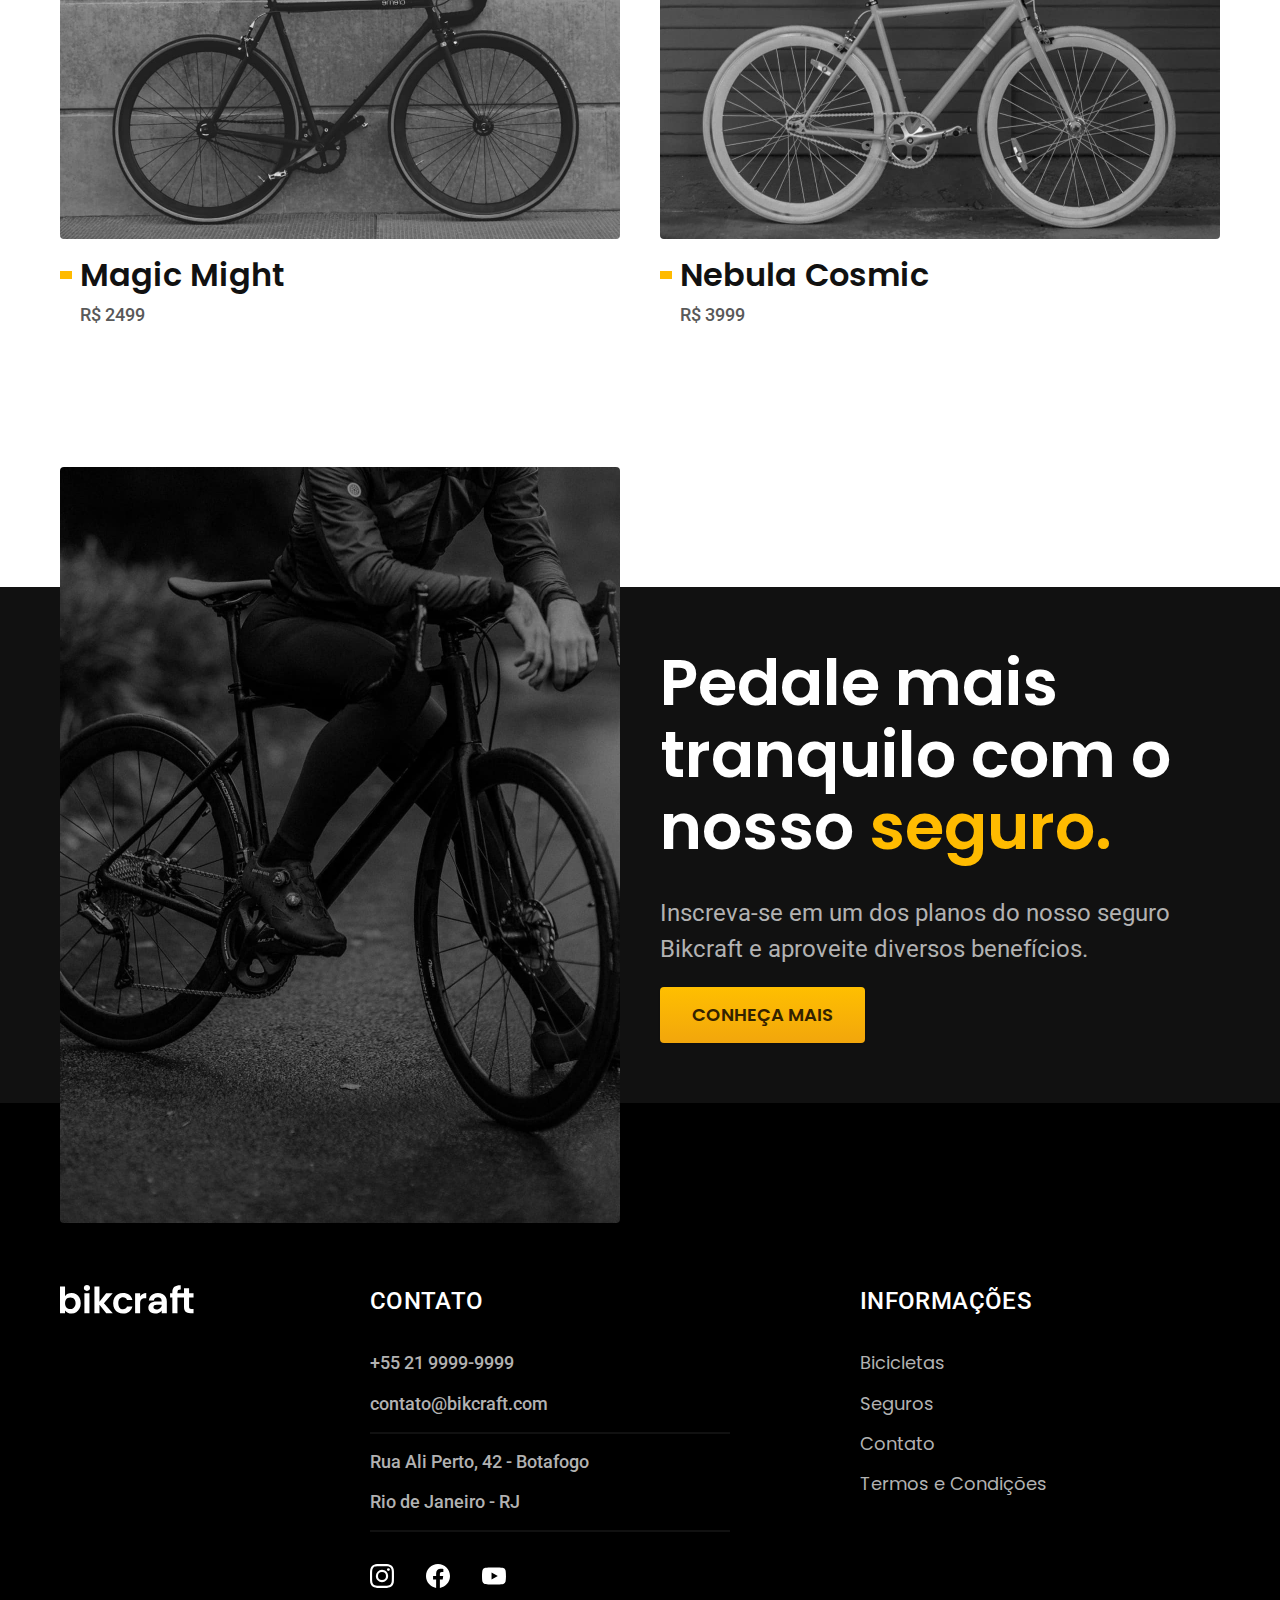
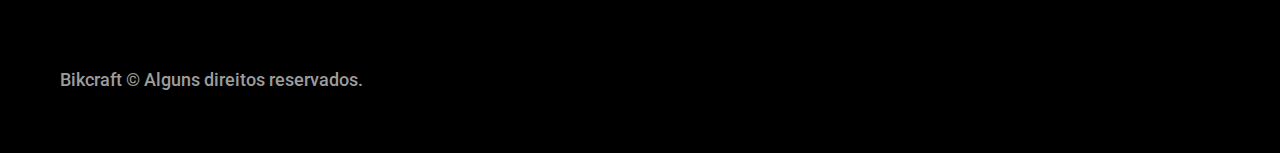
<file: bicicletas/nimbus.html>
<!DOCTYPE html>

<html lang="pt-br">

<head>
  <meta charset="UTF-8">
  <meta name="viewport" content="width=device-width, initial-scale=1.0">
  <title> Nimbus | Bikcraft</title>
  <meta name="description" content="Bicicleta Nimbus">
  <link rel="icon" href="../favicon.svg" type="image/svg+xml">
  <link rel="stylesheet" href="../css/style.min.css
">
  <link rel="preconnect" href="https://fonts.googleapis.com">
  <link rel="preconnect" href="https://fonts.gstatic.com" crossorigin>
  <link href="https://fonts.googleapis.com/css2?family=Merriweather:ital,wght@1,900&family=Poppins:wght@400;600&family=Roboto:wght@400;500&display=swap" rel="stylesheet">
  <script>document.documentElement.classList.add('js');</script>
</head>


<body id="bicicleta">
  <header class="header-bg">
    <div class="header container">
      <a href="../"> <img src="../img/bikcraft.svg" width="136" height="32" alt="Bikcraft"></a>
      <nav aria-label="primaria"></nav>
      <ul class="header-menu font-1-m cor-0">
        <li><a href="../bicicletas.html">Bicicletas</a></li>
        <li><a href="../seguros.html">Seguros</a></li>
        <li><a href="../contato.html">Contato</a></li>
      </ul>
    </div>
  </header>

  <main class="titulo-bg">
    <div>
      <div class="titulo container">
        <p class="font-2-xl cor-5">R$ 4999</p>
        <h1 class="font-1-xxl cor-0">Nimbus Stark<span class="cor-p1">.</span></h1>
      </div>
    </div>
    <div class="bicicleta container">
      <div class="bicicleta-imagens">
        <img src="../img/bicicleta/nimbus1.jpg" width="1120" height="880" alt="Bicicleta 1">
        <img src="../img/bicicleta/nimbus2.jpg" width="1120" height="880" alt="Bicicleta 2">
        <img src="../img/bicicleta/nimbus3.jpg" width="1120" height="880" alt="Bicicleta 3">
      </div>
      <div class="bicicleta-conteudo">
        <p class="font-2-l cor-5">A Nimbus Stark é a melhor Bikcraft já criada pela nossa equipe. Ela vem equipada com os melhores acessórios, o que garante maior velocidade.</p>
        <div class="bicicleta-comprar">
          <a class="botao" href="../orcamento.html?tipo=bikcraft&produto=nimbus">Comprar Agora</a>
          <span class="font-1-xs cor-6"> <img src="../img/icones/entrega.svg" width="16" height="16" alt=""> entrega em 5 dias</span>
          <span class="font-1-xs cor-6"> <img src="../img/icones/estoque.svg" width="16" height="16" alt=""> 18 em estoque</span>
        </div>
        <h2 class="font-1-xs cor-0">Informações</h2>
        <ul class="bicicleta-informacoes">
          <li>
            <img src="../img/icones/eletrica.svg" width="24" height="32" alt="">
            <h3 class="font-1-m cor-0">Motor Elétrico</h3>
            <p class="font-2-xs cor-5">Permite você viajar distâncias inimaginaveis com a sua bike.</p>
          </li>
          <li>
            <img src="../img/icones/velocidade.svg" width="24" height="32" alt="">
            <h3 class="font-1-m cor-0">50 km/h</h3>
            <p class="font-2-xs cor-5">A mais rápida bicicleta elétrica disponível hoje no mercado.</p>
          </li>
          <li>
            <img src="../img/icones/rastreador.svg" width="24" height="32" alt="">
            <h3 class="font-1-m cor-0">Rastreador</h3>
            <p class="font-2-xs cor-5">Rastreador e sistema anti-furto para garantir o seu sossego.</p>
          </li>
          <li>
            <img src="../img/icones/carbono.svg" width="24" height="32" alt="">
            <h3 class="font-1-m cor-0">Fibra de Carbono</h3>
            <p class="font-2-xs cor-5">Maior proteção possível para a sua Bikcraft com fibra de carbono.</p>
          </li>
        </ul>
        <h2 class="font-1-xs cor-0">Ficha Técnica</h2>
        <ul class="bicicleta-ficha font-2-s cor-4">
          <li>Peso <span>9kg</span></li>
          <li>Altura <span>60 cm</span></li>
          <li>Largura <span>120 cm</span></li>
          <li>Profundidade <span>10 cm</span></li>
          <li>Marchas <span>16</span></li>
          <li>Roda <span>29</span></li>
        </ul>
      </div>
    </div>
  </main>
  <article class="bicicletas-lista container">
    <h2 class="font-1-xxl">escolha a sua<span class="cor-p1">.</span></h2>
    <ul>
      <li>
        <a href="./magic.html">
          <img src="../img/bicicletas/magic.jpg" width="1120" height="680" alt="Bicicleta Preta">
          <h3 class="font-1-xl">Magic Might</h3>
          <span class="font-2-m cor-8">R$ 2499</span>
        </a>
      </li>
      <li>
        <a href="./nebula.html">
          <img src="../img/bicicletas/nebula.jpg" width="1120" height="680" alt="Bicicleta Preta">
          <h3 class="font-1-xl">Nebula Cosmic</h3>
          <span class="font-2-m cor-8">R$ 3999</span>
        </a>
      </li>
    </ul>
  </article>

  <article class="seguro-bg">
    <div class="seguro container">
      <div class="seguro-imagem">
        <img src="../img/fotos/seguros.jpg" width="1360" height="1512" alt="Pessoa parada em cima de uma bicicleta">
      </div>
      <div class="seguro-conteudo">
        <h2 class="font-1-xxl cor-0">Pedale mais tranquilo com o nosso <span class="cor-p1">seguro.</span></h2>
        <p class="font-2-l cor-5">Inscreva-se em um dos planos do nosso seguro Bikcraft e aproveite diversos benefícios.</p>
        <a class="botao" href="../seguros.html">Conheça Mais</a>
      </div>
    </div>
  </article>
  <footer class="footer-bg">
    <div class="footer container">
      <img src="../img/bikcraft.svg" width="136" height="32" alt="Bikcraft">
      <div class="footer-contato">
        <h3 class="font-2-l-b cor-0">Contato</h3>
        <ul class="font-2-m cor-5">
          <li><a href="tel:+552199999999">+55 21 9999-9999</a></li>
          <li><a href="mailto:contato@bikcraft.com">contato@bikcraft.com</a></li>
          <li>Rua Ali Perto, 42 - Botafogo</li>
          <li>Rio de Janeiro - RJ</li>
        </ul>
        <div class="footer-redes">
          <a href="./">
            <img src="../img/redes/instagram.svg" width="24" height="32" alt="Instagram">
          </a>
          <a href="./">
            <img src="../img/redes/facebook.svg" width="24" height="32" alt="Facebook">
          </a>
          <a href="./">
            <img src="../img/redes/youtube.svg" width="24" height="32" alt="Youtube">
          </a>
        </div>
      </div>
      <div class="footer-informacoes">
        <h3 class="font-2-l-b cor-0">Informações</h3>
        <nav>
          <ul class="font-1-m cor-5">
            <li><a href="../bicicletas.html">Bicicletas</a></li>
            <li><a href="../seguros.html">Seguros</a></li>
            <li><a href="../contato.html">Contato</a></li>
            <li><a href="../termos.html">Termos e Condições</a></li>
          </ul>
        </nav>
      </div>
      <p class="footer-copy font-2-m cor-6">Bikcraft © Alguns direitos reservados.</p>
    </div>
  </footer>
  <script src="../js/script.js"></script>
</body>

</html>
</file>
<file: css/style.min.css>
body{margin:0;font-family:Arial,Helvetica,sans-serif;color:#111}blockquote,dd,h1,h2,h3,h4,p,ul{margin:0}ul{padding:0;list-style:none}a{text-decoration:none;color:inherit}img{max-width:100%;height:auto;display:block}img[src$=".jpg"]{border-radius:4px}.font-1-xs{font:400 0.75rem/1.35 Poppins,sans-serif}.font-2-xs{font:400 0.875rem/1.43 Roboto,sans-serif}.font-1-s{font:400 1rem/1.5 Poppins,sans-serif}.font-2-s{font:400 1rem/1.5 Roboto,sans-serif}.font-1-m,.font-1-m-b{font:400 1.125rem/1.35 Poppins,sans-serif}.font-1-m-b{font-weight:600}.font-2-m{font:500 1.125rem/1.35 Roboto,sans-serif}.font-1-l{font:400 1.5rem/1.5 Poppins,sans-serif}.font-2-l,.font-2-l-b{font:400 1.5rem/1.5 Roboto,sans-serif}.font-2-l-b{font-weight:500;letter-spacing:.015em;text-transform:uppercase}.font-1-xl{font:600 2rem/1.25 Poppins,sans-serif}.font-2-xl{font:500 2rem/1.25 Roboto,sans-serif}.font-1-xxl{font:600 4rem/1.125 Poppins,sans-serif}@media (max-width:1200px){.font-1-xxl{font-size:3rem}.font-2-l,.font-2-l-b{font-size:1.25rem}}@media (max-width:800px){.font-1-xxl{font-size:2rem}.font-1-xl,.font-2-xl{font-size:1.5rem}}:root{--cor-0:#ffffff;--cor-1:#f7f7f7;--cor-2:#ededed;--cor-3:#dedede;--cor-4:#cccccc;--cor-5:#b2b2b2;--cor-6:#9c9c9c;--cor-7:#717171;--cor-8:#595959;--cor-9:#404040;--cor-10:#2e2e2e;--cor-11:#111111;--cor-12:#000000;--cor-p1:#ffbb00;--cor-p2:#e5a40b;--cor-p3:#a66f00;--cor-p4:#664400;--cor-p5:#332200}.cor-0{color:var(--cor-0)}.cor-1{color:var(--cor-1)}.cor-2{color:var(--cor-2)}.cor-3{color:var(--cor-3)}.cor-4{color:var(--cor-4)}.cor-5{color:var(--cor-5)}.cor-6{color:var(--cor-6)}.cor-7{color:var(--cor-7)}.cor-8{color:var(--cor-8)}.cor-9{color:var(--cor-9)}.cor-10{color:var(--cor-10)}.cor-11{color:var(--cor-11)}.cor-12{color:var(--cor-12)}.cor-p1{color:var(--cor-p1)}.cor-p2{color:var(--cor-p2)}.cor-p3{color:var(--cor-p3)}.cor-p4{color:var(--cor-p4)}.cor-p5{color:var(--cor-p5)}.js .fadeInDown{transform:translate3d(0,-20px,0)}.js .fadeInUp{transform:translate3d(0,20px,0)}.js .fadeInRight{transform:translate3d(20px,0,0)}.js .fadeInLeft{transform:translate3d(-20px,0,0)}.js [data-anime]{opacity:0}.js .anime{opacity:1;transform:none;transition:transform .8s,opacity .8s}.header-bg{background-color:var(--cor-12)}.header{display:flex;flex-wrap:wrap;gap:20px;justify-content:space-between;align-items:center;padding-top:20px;padding-bottom:20px}.header-menu{display:flex;flex-wrap:wrap;gap:40px}.header-menu a{display:inline-block;padding:16px 0;position:relative}.header-menu a:after{content:"";display:block;height:2px;width:0;background:var(--cor-0);margin-top:4px;transition:.3s;position:absolute}.header-menu a.ativo::after,.header-menu a:hover:after{width:100%}@media (max-width:800px){.header-menu{gap:20px}.header-menu a{background:var(--cor-11);padding:12px 16px;border-radius:4px}.header-menu a:hover{background-color:var(--cor-10)}.header a:after{display:none}}@media (max-width:600px){.header-menu{gap:12px}.header-menu a{padding:8px 12px;font-size:14px}}.footer-bg{background-color:var(--cor-12)}.footer{display:grid;grid-template-columns:3fr 5fr 4fr;gap:40px;padding-top:60px;padding-bottom:60px}.footer h3{margin-bottom:32px}.footer-contato ul{margin-bottom:32px}.footer-contato li:nth-child(2n):after{content:"";display:block;max-width:360px;height:2px;background:var(--cor-11);margin-top:16px}.footer li{margin-bottom:16px}.footer-redes{display:flex;gap:32px}.footer a:hover{color:var(--cor-0)}.footer-copy{grid-column:1/-1;margin-top:40px}@media (max-width:800px){.footer>img{display:none}.footer{grid-template-columns:1fr 1fr}}@media (max-width:600px){.footer{grid-template-columns:1fr;gap:60px}.footer-copy{margin-top:0}}.container{box-sizing:border-box;max-width:1200px;padding-left:20px;padding-right:20px;margin-left:auto;margin-right:auto}.botao{display:inline-block;padding:16px 32px;background:linear-gradient(#ffbf00,#f2a60c);border-radius:4px;box-shadow:0 1px 2px rgba(0,0,0,.1);text-transform:uppercase;color:var(--cor-p5);font:600 1.125rem/1.35 Poppins,sans-serif;max-width:max-content;border:none;cursor:pointer}.botao:hover{background:linear-gradient(#ffb60d,#e59317)}.botao.secundario{background:var(--cor-10);color:var(--cor-2)}.botao.secundario:hover{background:var(--cor-9)}.botao.seta{display:flex;align-items:center}.botao.seta::after{content:"";display:inline-block;width:18px;height:10px;margin-left:12px;background:url(../img/icones/seta.svg);transition:transform .2s}.botao.seta:hover::after{transform:translateX(4px)}@media (max-width:600px){.botao{padding:12px 16px;font-size:1rem}}.link{display:inline-block;color:var(--cor-p1);font:500 1.5rem/1.5 Poppins,sans-serif;text-transform:uppercase}.link:after{content:"";display:block;width:100%;height:4px;background-color:currentColor}.link:hover{color:var(--cor-0)}.titulo-bg{padding-top:60px;padding-bottom:60px;background-color:var(--cor-11)}.titulo{background:url("../img/dec/top-right.svg") no-repeat top right 20px}.titulo p{margin-bottom:4px}@media (max-width:800px){.titulo-bg{padding-top:40px;padding-bottom:40px}.titulo p{font-size:1rem;text-transform:lowercase;font-weight:400}}.form{display:grid;grid-template-columns:1fr 1fr;gap:20px}.form label{display:block;font:400 1rem/1.5 Poppins,sans-serif;margin-bottom:4px}.form .col-2{grid-column:span 2}.form input[type=email],.form input[type=text],.form textarea{font:400 1rem/1.5 Roboto,sans-serif;background:var(--cor-1);border:1px solid var(--cor-2);padding:12px;border-radius:4px;width:100%;box-sizing:border-box}.form input[type=email]:focus,.form input[type=text]:focus,.form textarea:focus{outline:0;border-color:var(--cor-p1);background:var(--cor-0);box-shadow:0 0 0 2px #fea}@media (max-width:600px){.form{grid-template-columns:1fr}.form .col-2{grid-column:1}}.introducao-bg{background:var(--cor-12) url("../img/dec/bottom-left.svg") no-repeat bottom 160px left 20px;box-shadow:inset 0 -120px var(--cor-0)}.introducao{display:grid;grid-template-columns:1fr 1fr;gap:0 40px}.introducao-conteudo{align-self:end;padding-bottom:200px}.introducao img{width:100%;height:100%;object-fit:cover;border-radius:4px}.introducao h1{margin-bottom:32px}.introducao p{margin-bottom:20px}@media (max-width:800px){.introducao-bg{background:var(--cor-11);padding-top:40px;box-shadow:inset 0 -60px #fff}.introducao{grid-template-columns:1fr;gap:32px}.introducao-conteudo{padding-bottom:0}.introducao h1{margin-bottom:16px}.introducao img{height:300px;width:100%}}.tecnologia-bg{background-color:var(--cor-11);box-shadow:inset 0 80px var(--cor-0),inset 0 -80px var(--cor-0)}.tecnologia{display:grid;grid-template-columns:1fr 1fr;gap:40px}.tecnologia-imagem img{width:100%;height:100%;object-fit:cover;object-position:left}.tecnologia-conteudo{padding-top:160px;padding-bottom:160px}.tecnologia-conteudo>span{display:block;margin-bottom:20px}.tecnologia-conteudo h2{margin-bottom:32px}.tecnologia-conteudo>p{margin-bottom:px}.tecnologia a{margin-bottom:80px}.tecnologia-vantagens{display:flex;gap:40px}.tecnologia-vantagens h3{margin-bottom:8px;width:max-content}.tecnologia-vantagens img{width:24px;margin-bottom:8px}@media (max-width:800px){.tecnologia-bg{box-shadow:initial}.tecnologia{grid-template-columns:1fr}.tecnologia-conteudo{padding-top:60px;padding-bottom:60px}.tecnologia-imagem{display:none}.tecnologia a{margin-bottom:60px}}@media (max-width:600px){.tecnologia-vantagens{flex-direction:column}}.parceiros{padding-top:60px;padding-bottom:120px}.parceiros h2{margin-bottom:60px}.parceiros ul{padding:0 20px;max-width:1400px;display:grid;grid-template-columns:repeat(4,1fr);margin:0 auto}.parceiros li{display:flex;padding:32px;border-left:2px solid var(--cor-2)}.parceiros img{margin:auto}.parceiros li:first-child{border-left:none}.parceiros li:nth-child(5){border-left:none}.parceiros li:nth-child(n+5){border-top:2px solid var(--cor-2)}@media (max-width:800px){.parceiros{padding-bottom:60px}.parceiros li{display:flex;padding:20px}.parceiros h2{margin-bottom:20px}.parceiros ul{grid-template-columns:repeat(2,1fr)}.parceiros li:nth-child(n+3){border-top:2px solid var(--cor-2)}.parceiros li:nth-child(odd){border-left:none}}.depoimento{display:grid;grid-template-columns:1fr 1fr;background-color:var(--cor-p1);overflow:hidden}.depoimento img{width:100%;height:100%;object-fit:cover;border-radius:0}.depoimento-conteudo{padding:40px 40px 80px 80px;align-self:end;background:url("../img/dec/bottom-right-p.svg") no-repeat bottom 40px right 40px}.depoimento-conteudo p{max-width:32ch;font-family:Merriweather,serif;font-style:italic;font-weight:900;margin-bottom:32px;position:relative}.depoimento p::after,.depoimento p::before{font-size:5rem;color:var(--cor-p2);position:absolute}.depoimento p::before{content:"“";left:-50px;top:-20px}.depoimento p::after{content:"”"}@media (min-width:1200px){.depoimento img{max-height:520px}}@media (max-width:800px){.depoimento{grid-template-columns:1fr;text-align:center}.depoimento img{max-height:200px}.depoimento-conteudo{padding:40px 20px;justify-self:center}}.bicicletas-lista{padding-top:60px;padding-bottom:120px}.bicicletas-lista h2{margin-bottom:40px}.bicicletas-lista ul{display:flex;gap:40px;padding:0 20px 20px 20px;max-width:1400px;margin-left:auto;margin-right:auto;overflow-x:auto}#bicicleta .bicicletas-lista ul{padding:0 0 20px 0}.bicicletas-lista li{flex:1;min-width:280px}.bicicletas-lista a{display:block}.bicicletas-lista img{margin-bottom:16px}.bicicletas-lista h3{margin-bottom:8px;display:flex;align-items:center}.bicicletas-lista h3::before{content:"";display:inline-block;height:8px;width:12px;margin-right:8px;background-color:var(--cor-p1);transition:width .2s}.bicicletas-lista a:hover h3::before{width:24px}.bicicletas-lista li span{padding-left:20px}@media (max-width:800px){.bicicletas-lista{padding-bottom:60px}.bicicletas-lista ul{gap:20px}}.bicicletas-bg{background:linear-gradient(to right,var(--cor-0) 30%,var(--cor-11) 0)}.bicicletas{display:grid;grid-template-columns:1fr 1fr;gap:40px;padding-top:60px;padding-bottom:60px;background:url("../img/dec/top-right.svg") no-repeat top 40px right 20px}.bicicletas-imagem{display:grid}.bicicletas-imagem img{grid-area:1/1}.bicicletas-imagem span{grid-area:1/1;place-self:start end;margin-top:20px;background:var(--cor-12);display:inline-block;padding:8px 16px 8px 8px;border-radius:4px 0 0 4px}.bicicletas-conteudo{display:grid;grid-template-columns:1fr auto;align-content:start}.bicicletas h2,.bicicletas p{grid-column:1/-1}.bicicletas h2{margin-bottom:20px}.bicicletas h2::before{content:"";display:block;width:12px;height:8px;background-color:var(--cor-p1);margin-bottom:8px}.bicicletas p{margin-bottom:32px}.bicicletas a{place-self:end}.bicicletas li{display:flex;align-items:center}.bicicletas li+li{margin-top:16px}.bicicletas-conteudo img{width:24px;margin-right:8px}@media (max-width:800px){.bicicletas-bg{background:var(--cor-11)}.bicicletas{grid-template-columns:1fr;gap:20px;padding-top:40px;padding-bottom:40px}}@media (max-width:600px){.bicicletas-conteudo{grid-template-columns:1fr}.bicicletas ul{display:grid;grid-template-columns:1fr 1fr;margin-bottom:32px;font-size:1rem}.bicicletas a{place-self:start}}.bicicleta{display:grid;grid-template-columns:1fr 1fr;align-items:start;gap:40px;padding-top:60px;padding-bottom:60px}#bicicleta .titulo p{text-transform:uppercase}.bicicleta-imagens{display:flex;flex-wrap:wrap;gap:20px}.bicicleta-imagens img{flex:1;min-width:200px}.bicicleta-imagens img:first-child{min-width:100%}.bicicleta-conteudo>p{margin-bottom:32px}.bicicleta-comprar{display:grid;grid-template-columns:max-content auto;align-items:center;justify-items:start;gap:8px 12px;margin-bottom:40px}.bicicleta-comprar a{grid-row:span 2}.bicicleta-comprar span{display:flex;align-items:center;gap:8px;background-color:var(--cor-12);padding:4px 8px;border-radius:4px}.bicicleta-comprar h2{text-transform:uppercase;letter-spacing:.015rem;margin-bottom:12px}.bicicleta-ficha,.bicicleta-informacoes{padding:32px;background-color:var(--cor-12);border-radius:4px}.bicicleta-informacoes{margin-bottom:40px;display:grid;grid-template-columns:1fr 1fr;gap:32px}.bicicleta-informacoes img{width:24px;margin-bottom:8px}.bicicleta-informacoes h3{margin-bottom:8px}.bicicleta-ficha li{padding:4px 0;display:flex;justify-content:space-between;border-bottom:1px solid var(--cor-11)}.bicicleta-ficha li:last-child{border-bottom:none}.bicicleta-ficha span{color:var(--cor-6)}@media (max-width:800px){.bicicleta{grid-template-columns:1fr;padding-top:40px;padding-bottom:40px}.bicicleta-imagens{grid-row:2}}@media (max-width:400px){.bicicleta-informacoes{grid-template-columns:1fr}.bicicleta-comprar{grid-template-columns:1fr}}.seguro-bg{background-color:var(--cor-11);box-shadow:inset 0 120px var(--cor-0),inset 0 -120px var(--cor-12)}.seguro{display:grid;grid-template-columns:1fr 1fr;gap:40px}.seguro-imagem img{width:100%;height:100%;object-fit:cover}.seguro-conteudo{padding-top:180px;padding-bottom:180px}.seguro h2{margin-bottom:32px}.seguro p{margin-bottom:20px}@media (max-width:800px){.seguro-bg{box-shadow:inset 0 -60px var(--cor-12)}.seguro{grid-template-columns:1fr}.seguro-conteudo{grid-row:1;padding-top:40px;padding-bottom:0}}.seguros-bg{background:var(--cor-11)}.seguros{padding-top:60px;padding-bottom:60px;display:grid;grid-template-columns:1fr 1fr;gap:40px;align-items:center}#seguros .seguros{padding-top:0}.seguros h2{grid-column:1/-1}.seguros-item{background-color:var(--cor-12);padding:32px 32px 32px 60px;display:grid;grid-template-columns:1fr auto;border-radius:4px}.seguros-item h3{margin-bottom:40px}.seguros-item span{grid-column:2;display:block;text-align:right}.seguros-item ul{grid-column:1/-1;margin-bottom:32px}.seguros-item li{display:flex;align-items:center;position:relative}.seguros-item li+li{margin-top:20px}.seguros-item li::before{content:"";display:inline-block;width:13px;height:9px;background-image:url("../img/icones/lista.svg");position:absolute;left:-21px}.seguros-item a{grid-column:1/-1}@media (max-width:800px){.seguros{grid-template-columns:1fr}}.vantagens-bg{background-color:var(--cor-12);--padding:120px}.vantagens{padding-top:var(--padding);padding-bottom:var(--padding)}.vantagens h2{margin-bottom:60px}.vantagens ul{display:grid;grid-template-columns:repeat(auto-fit,minmax(280px,max-content));gap:40px 80px}.vantagens h3,.vantagens img{margin-bottom:8px}@media (max-width:800px){.vantagens{--padding:60px}.vantagens h2{margin-bottom:40px}.vantagens ul{gap:20px}}.perguntas{padding-top:120px;padding-bottom:120px}.perguntas h2{margin-bottom:60px}.perguntas dl>div{padding:20px;border-radius:4px}.perguntas dl>div:nth-child(odd){background-color:var(--cor-1)}.perguntas button{display:grid;grid-template-columns:auto 1fr auto;align-items:center;gap:8px;cursor:pointer;border:none;background:0 0;width:100%;text-align:left}.perguntas button::before{content:"";display:inline-block;width:12px;height:8px;background-color:var(--cor-p1)}.perguntas button::after{content:"";display:inline-block;width:14px;height:6px;background:url("../img/icones/seta-abrir.svg");transition:.3s}.perguntas button:hover::after,.perguntas button[aria-expanded=true]::after{transform:rotate(180deg)}.js .perguntas dd{display:none}.js .perguntas dd.ativa{display:block}.perguntas dd{padding-left:20px;padding-top:16px;max-width:80ch}@media (max-width:800px){.perguntas{padding-top:60px;padding-bottom:60px}.perguntas h2{margin-bottom:40px}}#contato{background:linear-gradient(var(--cor-11) 600px,var(--cor-1) 0)}.contato{display:grid;grid-template-columns:5fr 7fr}.contato-dados,.contato-formulario{padding:60px;box-shadow:0 1px 2px rgba(0,0,0,.1)}.contato-dados{border-radius:5px 0 0 5px;background:var(--cor-12) url("../img/dec/bottom-left.svg") no-repeat bottom 20px left 20px}.contato-formulario{border-radius:0 5px 5px 0;background:var(--cor-0) url("../img/dec/bottom-right.svg") no-repeat bottom 20px right 20px}.contato-dados h2{margin-bottom:60px}.contato-endereco{margin-bottom:32px;padding-left:28px;background:url("../img/icones/local.svg") no-repeat 0 2px}.contato-endereco p{margin-bottom:8px}.contato-meios a{display:block;max-width:max-content;margin-bottom:8px;padding-left:28px}.contato-meios a:hover{color:var(--cor-0)}.contato-meios a:first-child{background:url("../img/icones/email.svg") no-repeat 0 2px}.contato-meios a:nth-child(2){margin-bottom:32px}.contato-meios a:nth-child(3){background:url("../img/icones/telefone.svg") no-repeat 0 2px;margin-bottom:60px}.contato-redes{display:flex;gap:32px;padding-left:28px}@media (max-width:800px){.contato{grid-template-columns:1fr}.contato-dados,.contato-formulario{padding:20px}.contato-dados{border-radius:5px 5px 0 0;background:var(--cor-12)}.contato-formulario{border-radius:0 0 5px 5px}.contato-dados h2,.contato-meios a:nth-child(3){margin-bottom:32px}}.contato-redes{margin-bottom:12px}.lojas{display:grid;grid-template-columns:1fr 1fr;gap:0 40px;padding-top:120px;padding-bottom:120px}.lojas h2{grid-column:1/-1;margin-bottom:60px}.lojas img{border-radius:4px 4px 0 0}.lojas-item{border-radius:4px;background:var(--cor-0);box-shadow:0 1px 2px rgba(0,0,0,.1)}.lojas-conteudo{display:grid;grid-template-columns:1fr 1fr;gap:32px 16px;padding:32px}.lojas-conteudo h3,.lojas-tempo{grid-column:1/-1}.lojas-dados{display:grid;gap:8px;border-left:2px solid var(--cor-2);padding-left:12px}.lojas-tempo{display:flex;align-items:center;gap:8px}@media (max-width:800px){.lojas{gap:20px;padding-top:60px;padding-bottom:60px}.lojas h2{margin-bottom:32px}.lojas-conteudo{grid-template-columns:1fr}}@media (max-width:600px){.lojas{grid-template-columns:1fr}}#orcamento{background:linear-gradient(var(--cor-11) 600px,var(--cor-1) 0)}.orcamento{display:grid;grid-template-columns:5fr 7fr;padding-bottom:120px}.orcamento h2{text-transform:uppercase;position:relative;display:flex;align-items:center}.orcamento h2::before{content:"";display:inline-block;width:4px;height:8px;background-color:var(--cor-p1);position:absolute;left:-12px}.orcamento-dados,.orcamento-produto{padding:60px;box-shadow:0 1px 2px rgba(0,0,0,.1)}.orcamento-produto{border-radius:5px 0 0 5px;background:var(--cor-12) url("../img/dec/bottom-left.svg") no-repeat bottom 20px left 20px;display:grid;grid-template-columns:1fr 1fr;gap:20px;align-content:start}.orcamento-produto>*{grid-column:1/-1}.orcamento-produto>label{grid-column:initial}.orcamento-produto label{font:400 1rem/1.5 Poppins,sans-serif;color:var(--cor-4);background-color:var(--cor-10);padding:12px 16px;border-radius:4px;cursor:pointer;display:grid;grid-template-columns:auto 1fr auto;align-items:center;border:1px solid var(--cor-10)}.orcamento-produto input:checked+label{background:var(--cor-0);color:var(--cor-11)}.orcamento-produto label::before{content:"";display:inline-block;box-sizing:border-box;width:12px;height:12px;border:1px solid var(--cor-6);border-radius:50%;margin-right:8px}.orcamento-produto input:checked+label::before{border-color:var(--cor-7);box-shadow:inset 0 0 0 3px var(--cor-0),inset 0 0 0 6px var(--cor-7)}.orcamento-produto label:hover{background-color:var(--cor-9);border-color:var(--cor-9)}.orcamento-produto input:focus+label{box-shadow:0 0 0 2px var(--cor-p1);border-color:var(--cor-12)}.orcamento-produto label span{display:none}.orcamento-produto input:checked+label span{display:inline-block}.orcamento-produto input{opacity:0;position:absolute;pointer-events:none}.orcamento-dados{border-radius:0 5px 5px 0;background:var(--cor-0) url("../img/dec/bottom-right.svg") no-repeat bottom 20px right 20px}.orcamento-conteudo{display:none}.orcamento-conteudo h2,.orcamento-dados h2:nth-of-type(n+2){margin-top:20px}#bikcraft:checked~#orcamento-bikcraft,#seguro:checked~#orcamento-seguro{display:grid;gap:20px}.orcamento-detalhes{display:none;background:var(--cor-0);padding:20px;grid-template-columns:1fr 1fr;border-radius:4px;align-items:center}.orcamento-detalhes li{display:flex;align-items:center;margin-bottom:8px}.orcamento-detalhes li img{width:16px;margin-right:8px}.orcamento-produto input:checked+label+.orcamento-detalhes{display:grid}@media (max-width:1200px){.orcamento-dados,.orcamento-produto{padding:32px}}@media (max-width:800px){.orcamento{grid-template-columns:1fr}.orcamento-dados{border-radius:0 0 5px 5px}.orcamento-produto{border-radius:5px 5px 0 0;background:var(--cor-12)}}@media (max-width:400px){.orcamento-produto{grid-template-columns:1fr}}.termos{padding-top:80px;padding-bottom:80px}.termos h2{font-weight:600;margin-bottom:20px}.termos p+h2{margin-top:40px}.termos p{max-width:75ch;margin-bottom:24px}
</file>
